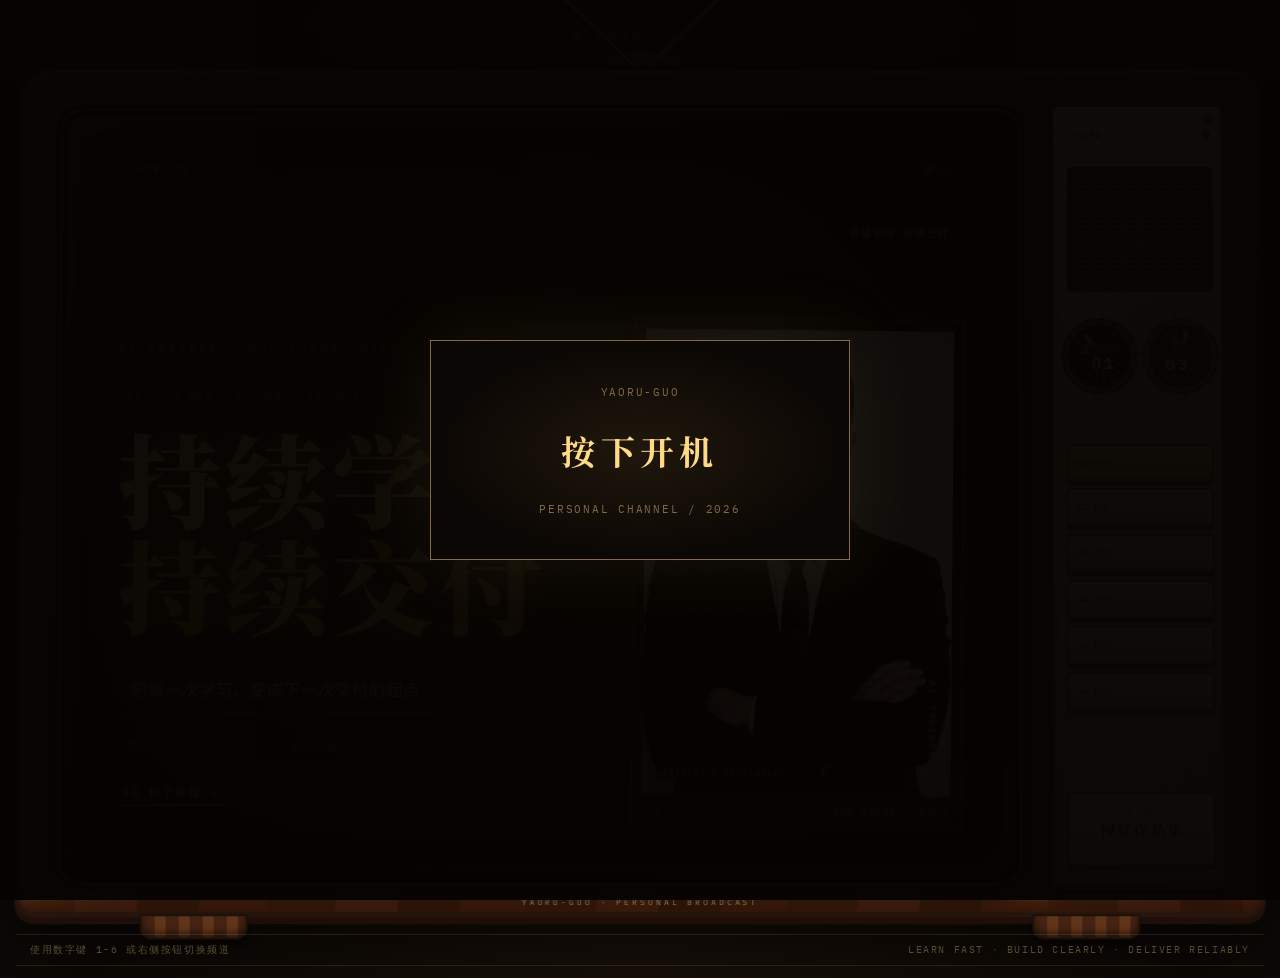
<file: index.html>
<!DOCTYPE html>
<html lang="zh-CN">
  <head>
    <meta charset="UTF-8" />
    <meta name="viewport" content="width=device-width, initial-scale=1.0" />
    <meta
      name="description"
      content="郭耀儒的个人频道。AI 训练师、多模态数据训练、模型评测。"
    />
    <title>YAORU-GUO · 个人频道</title>
    <link rel="preconnect" href="https://fonts.googleapis.com" />
    <link rel="preconnect" href="https://fonts.gstatic.com" crossorigin />
    <link
      href="https://fonts.googleapis.com/css2?family=IBM+Plex+Mono:wght@400;500;600;700&family=Noto+Sans+SC:wght@400;500;600;700;900&family=Noto+Serif+SC:wght@600;700;900&display=swap"
      rel="stylesheet"
    />
    <link rel="stylesheet" href="styles.css" />
    <link rel="stylesheet" href="crt.css" />
  </head>
  <body>
    <div class="room-grain" aria-hidden="true"></div>
    <div class="power-gate" data-power-gate>
      <button class="power-start" type="button" data-power-start>
        <span>YAORU-GUO</span>
        <strong>按下开机</strong>
        <i>PERSONAL CHANNEL / 2026</i>
      </button>
    </div>
    <div class="signal-gate" data-signal-gate aria-hidden="true">
      <div class="signal-snow"></div>
      <span>SIGNAL FOUND</span>
    </div>

    <header class="top-marquee">
      <span>YAORU-GUO 个人频道</span>
      <span><i class="rec-dot"></i> 正在播放 / 持续学习 持续交付</span>
      <span data-clock>00:00:00</span>
    </header>

    <main class="tv-stage">
      <div class="antennas" aria-hidden="true">
        <span></span>
        <span></span>
      </div>

      <section class="tv">
        <div class="screen-wrap">
          <div class="screen" data-screen>
            <div class="screen-noise"></div>
            <div class="screen-line"></div>
            <div class="screen-vignette"></div>

            <div class="screen-inner">
              <div class="hud">
                <span class="station">YAORU TV</span>
                <span class="ch-id" data-channel-label>CH 01 / 首页</span>
                <span class="hud-rec">REC</span>
              </div>

              <section class="channel-page home-page active" data-channel="home">
                <div class="program-title">
                  <span>今日播出</span>
                  <b>持续学习 持续交付</b>
                </div>
                <div class="home-grid">
                  <div class="home-copy">
                    <p class="prelude">AI TRAINER · MULTIMODAL DATA · MODEL EVALUATION</p>
                    <p class="episode">EPISODE 001 / PERSONAL BROADCAST</p>
                    <h1>
                      <span>持续学习</span>
                      <em>持续交付</em>
                    </h1>
                    <p class="home-lead">把每一次学习，变成下一次交付的起点</p>
                    <div class="broadcast-tags">
                      <span>学习能力</span>
                      <span>可靠交付</span>
                      <span>持续构建</span>
                    </div>
                    <button class="tv-link tour-button" type="button" data-start-tour>60 秒了解我 ↘</button>
                  </div>
                  <figure class="broadcast-photo">
                    <div class="broadcast-frame">
                      <img src="portrait.png" alt="郭耀儒正装个人照片" />
                      <div class="portrait-signal" aria-hidden="true">
                        <span><i></i> LIVE</span>
                        <b>AI TRAINER</b>
                        <em>BEIJING / AVAILABLE</em>
                      </div>
                    </div>
                    <figcaption><span>NOW ON AIR</span><b>GUO YAORU / 郭耀儒</b></figcaption>
                  </figure>
                </div>
              </section>

              <section class="channel-page" data-channel="profile">
                <div class="program-title compact">
                  <span>人物档案</span>
                  <b>从工程现场到 AI 训练</b>
                </div>
                <div class="section-head">
                  <p>CH 02 / PROFILE</p>
                  <h2>个人档案</h2>
                </div>
                <div class="profile-layout">
                  <article class="profile-card">
                    <span class="card-id">BASIC FILE</span>
                    <dl>
                      <div><dt>姓名</dt><dd>郭耀儒</dd></div>
                      <div><dt>城市</dt><dd>北京市西城区</dd></div>
                      <div><dt>身份</dt><dd>AI 训练师 / 模型评测</dd></div>
                      <div><dt>状态</dt><dd>已离职 / 周内到岗</dd></div>
                    </dl>
                    <a class="tv-link" href="resume.pdf" download>下载 PDF 简历 ↘</a>
                  </article>
                  <article class="profile-story">
                    <h3>从行业知识出发<br />训练可靠的 AI 数据</h3>
                    <p>
                      三年工作经验，退伍军人，拥有智能楼宇与弱电工程行业经验。参与 CoT 思维链、
                      多模态图像识别及图生视频模型评测项目。
                    </p>
                    <p>
                      熟悉规则制定、口径校准、质检复盘、Badcase 分析与数据验收，
                      能把行业知识、快速学习能力与 AI 数据训练结合起来。
                    </p>
                  </article>
                </div>
              </section>

              <section class="channel-page" data-channel="learning">
                <div class="program-title compact">
                  <span>成长路径</span>
                  <b>学习如何变成结果</b>
                </div>
                <div class="section-head">
                  <p>CH 03 / LEARNING PATH</p>
                  <h2>学习路径</h2>
                </div>
                <div class="timeline">
                  <article class="active" data-tune-step="0">
                    <span>2018 — 2020</span>
                    <h3>军旅经历</h3>
                    <p>建立纪律、责任感与稳定执行力。</p>
                  </article>
                  <article data-tune-step="1">
                    <span>2023 — 2025</span>
                    <h3>工程现场</h3>
                    <p>理解设备系统、故障链路与真实业务。</p>
                  </article>
                  <article data-tune-step="2">
                    <span>2025 — 2026</span>
                    <h3>多模态训练</h3>
                    <p>完成 CoT、图像识别与图生视频评测项目。</p>
                  </article>
                  <article data-tune-step="3">
                    <span>NOW — NEXT</span>
                    <h3>模型评测</h3>
                    <p>持续优化规则、Badcase 分析与数据质量。</p>
                  </article>
                </div>
                <div class="tuning-panel">
                  <div class="tuning-meter"><i data-tuning-needle></i></div>
                  <p data-tuning-copy>信号稳定：纪律、责任感与稳定执行力</p>
                  <button type="button" data-next-tuning>调谐下一段 ↗</button>
                </div>
                <a class="tv-link" href="notes.html">进入视觉作品集 ↗</a>
              </section>

              <section class="channel-page" data-channel="projects">
                <div class="program-title compact">
                  <span>作品磁带</span>
                  <b>正在录制中</b>
                </div>
                <div class="section-head">
                  <p>CH 04 / PROJECTS</p>
                  <h2>作品磁带</h2>
                </div>
                <div class="tape-grid">
                  <button class="tape" type="button" data-project="cot">
                    <span>VHS / 001 · COT</span>
                    <h3>智能楼宇故障诊断</h3>
                    <p>处理约 5 万条 CoT 候选样本，沉淀约 4 万条高质量训练数据。</p>
                    <b>98%+ / ACCEPTED</b>
                  </button>
                  <button class="tape" type="button" data-project="vision">
                    <span>VHS / 002 · VISION</span>
                    <h3>多模态图像识别</h3>
                    <p>协助交付约 12 万张有效训练数据，推进质量复盘与规则迭代。</p>
                    <b>97%+ / ACCEPTED</b>
                  </button>
                  <button class="tape" type="button" data-project="video">
                    <span>VHS / 003 · VIDEO</span>
                    <h3>图生视频模型评测</h3>
                    <p>完成 4 个候选模型、约 5.6 万条视频结果评测与横向对比。</p>
                    <b>95%+ / CONSISTENCY</b>
                  </button>
                </div>
              </section>

              <section class="channel-page" data-channel="resume">
                <div class="program-title compact">
                  <span>简历快照</span>
                  <b>关键经历与成果</b>
                </div>
                <div class="section-head">
                  <p>CH 05 / RESUME</p>
                  <h2>简历快照</h2>
                </div>
                <div class="resume-cards">
                  <article><span>4万+</span><p>高质量 CoT 训练数据</p></article>
                  <article><span>12万</span><p>有效图像训练数据</p></article>
                  <article><span>5.6万</span><p>视频生成结果评测</p></article>
                  <article><span>98%+</span><p>CoT 项目验收准确率</p></article>
                </div>
                <div class="resume-strip">
                  <p>AI 训练师 · 多模态数据训练 · 模型评测 · AI 数据质检 · 智能楼宇行业经验 · 全日制本科</p>
                  <a class="tv-link" href="resume.pdf" download>下载完整简历 ↘</a>
                </div>
              </section>

              <section class="channel-page" data-channel="contact">
                <div class="program-title compact">
                  <span>联系频道</span>
                  <b>保持连接</b>
                </div>
                <div class="section-head">
                  <p>CH 06 / CONTACT</p>
                  <h2>联系我</h2>
                </div>
                <div class="contact-board">
                  <a href="mailto:yaoruai2026@163.com"><span>EMAIL</span> yaoruai2026@163.com</a>
                  <a href="tel:15210663214"><span>PHONE</span> 15210663214</a>
                  <a href="https://github.com/guoyaoru2-star" target="_blank" rel="noreferrer">
                    <span>GITHUB</span> guoyaoru2-star
                  </a>
                  <button type="button" data-open-wechat><span>WECHAT</span> 扫码添加微信</button>
                </div>
              </section>
            </div>
          </div>
        </div>

        <aside class="control-panel">
          <div class="panel-label">
            <span>POWER</span>
            <i></i>
          </div>
          <div class="speaker">
            <i></i><i></i><i></i><i></i><i></i><i></i><i></i><i></i>
          </div>
          <div class="knob-row">
            <div class="dial" data-next-channel data-pos="1" style="--dial-label-rotate: 34deg">
              <span>CH</span>
              <b data-dial-number>01</b>
              <i class="dial-pointer"></i>
            </div>
            <div class="dial volume-dial" data-volume-dial data-pos="2" style="--dial-label-rotate: 10deg">
              <span>VOL</span>
              <b data-volume-level>02</b>
              <i class="dial-pointer"></i>
            </div>
          </div>
          <nav class="channel-nav" aria-label="频道导航">
            <p>CHANNEL SELECT</p>
            <button class="active" type="button" data-target="home">01 首页</button>
            <button type="button" data-target="profile">02 档案</button>
            <button type="button" data-target="learning">03 学习</button>
            <button type="button" data-target="projects">04 作品</button>
            <button type="button" data-target="resume">05 简历</button>
            <button type="button" data-target="contact">06 联系</button>
          </nav>
          <a class="notes-shortcut" href="notes.html"><span>TAPE ART-020</span><b>视觉作品集</b><i>INSERT ↗</i></a>
        </aside>
        <div class="tv-brand">YAORU-GUO · PERSONAL BROADCAST</div>
        <div class="tv-feet" aria-hidden="true"><span></span><span></span></div>
      </section>
    </main>

    <footer class="footer-line">
      <span>使用数字键 1-6 或右侧按钮切换频道</span>
      <span>LEARN FAST · BUILD CLEARLY · DELIVER RELIABLY</span>
    </footer>

    <div class="wechat-modal" data-wechat-modal aria-hidden="true">
      <div class="modal-backdrop" data-close-wechat></div>
      <div class="wechat-dialog" role="dialog" aria-modal="true" aria-labelledby="wechat-title">
        <button class="modal-close" type="button" data-close-wechat aria-label="关闭">×</button>
        <p>WECHAT / CONNECT</p>
        <h2 id="wechat-title">扫码添加微信</h2>
        <img src="wechat-qr.jpg" alt="郭耀儒的微信二维码" />
      </div>
    </div>

    <div class="interview-modal" data-interview-modal aria-hidden="true">
      <div class="modal-backdrop" data-close-interview></div>
      <div class="interview-dialog" role="dialog" aria-modal="true" aria-labelledby="interview-title">
        <button class="modal-close" type="button" data-close-interview aria-label="关闭">×</button>
        <p>HIDDEN CHANNEL / INTERVIEW MODE</p>
        <h2 id="interview-title">如果你只有 60 秒了解我</h2>
        <div class="interview-lines">
          <span>01 / 我能快速进入陌生领域</span>
          <span>02 / 我能把复杂问题拆成方法</span>
          <span>03 / 我参与过文本、图像、视频多模态项目</span>
          <span>04 / 我能推动规则校准、质量复盘与数据验收</span>
        </div>
        <strong>我的优势是把行业知识、快速学习能力与 AI 数据质量管理结合起来。</strong>
      </div>
    </div>

    <div class="tour-card" data-tour-card aria-hidden="true">
      <span data-tour-step>01 / 我是谁</span>
      <strong data-tour-title>AI 训练师 / 多模态训练 / 模型评测</strong>
      <p data-tour-text>从工程现场到多模态数据训练，持续把行业经验变成可靠交付。</p>
      <div class="tour-progress"><i data-tour-progress></i></div>
      <em data-tour-countdown>60 SEC</em>
    </div>

    <section class="project-deck" data-project-deck aria-hidden="true">
      <div class="modal-backdrop" data-close-project></div>
      <article class="project-cassette">
        <button type="button" data-close-project aria-label="关闭项目详情">×</button>
        <div class="cassette-window"><i></i><i></i><span data-project-code>VHS / 001</span></div>
        <div class="project-copy">
          <span data-project-role>AI TRAINER / PROJECT FILE</span>
          <h2 data-project-title>项目名称</h2>
          <p data-project-summary></p>
          <div class="project-facts" data-project-facts></div>
          <strong data-project-result></strong>
        </div>
      </article>
    </section>

    <script src="script.js"></script>
  </body>
</html>
</file>
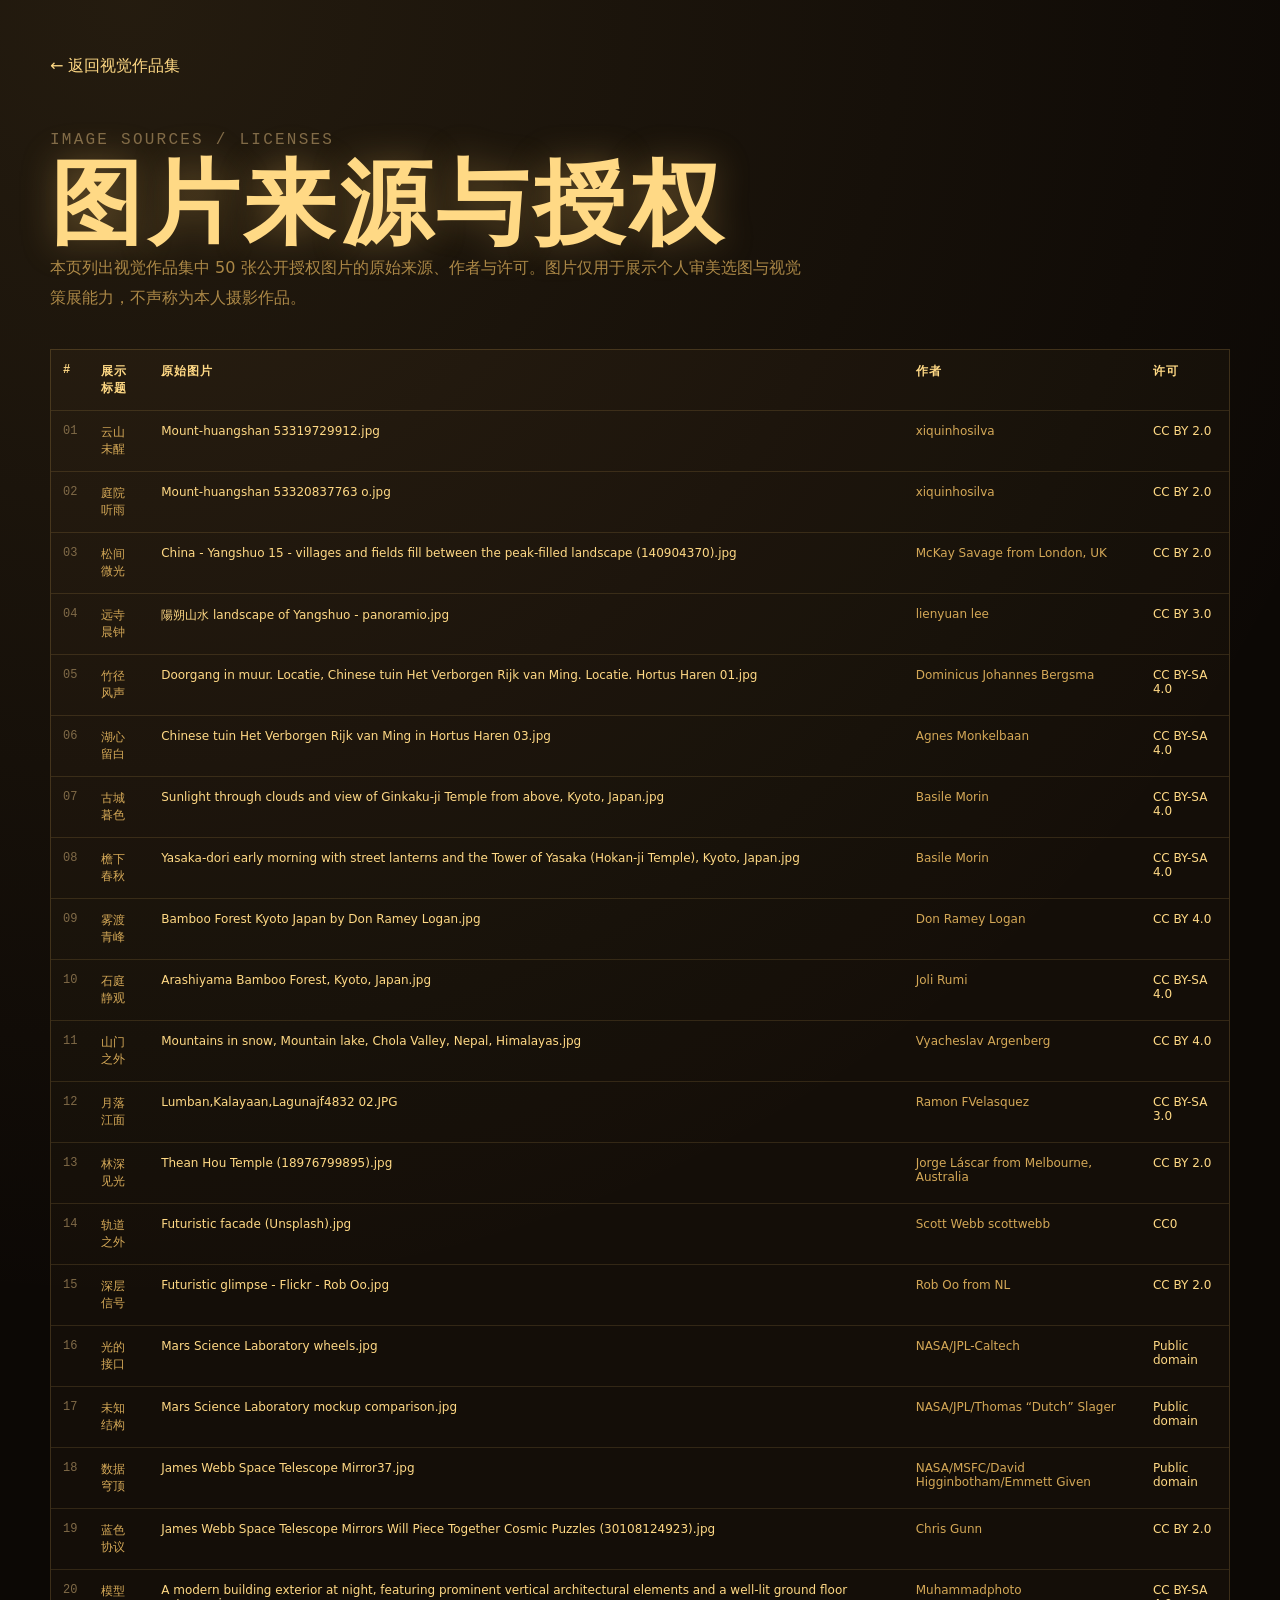
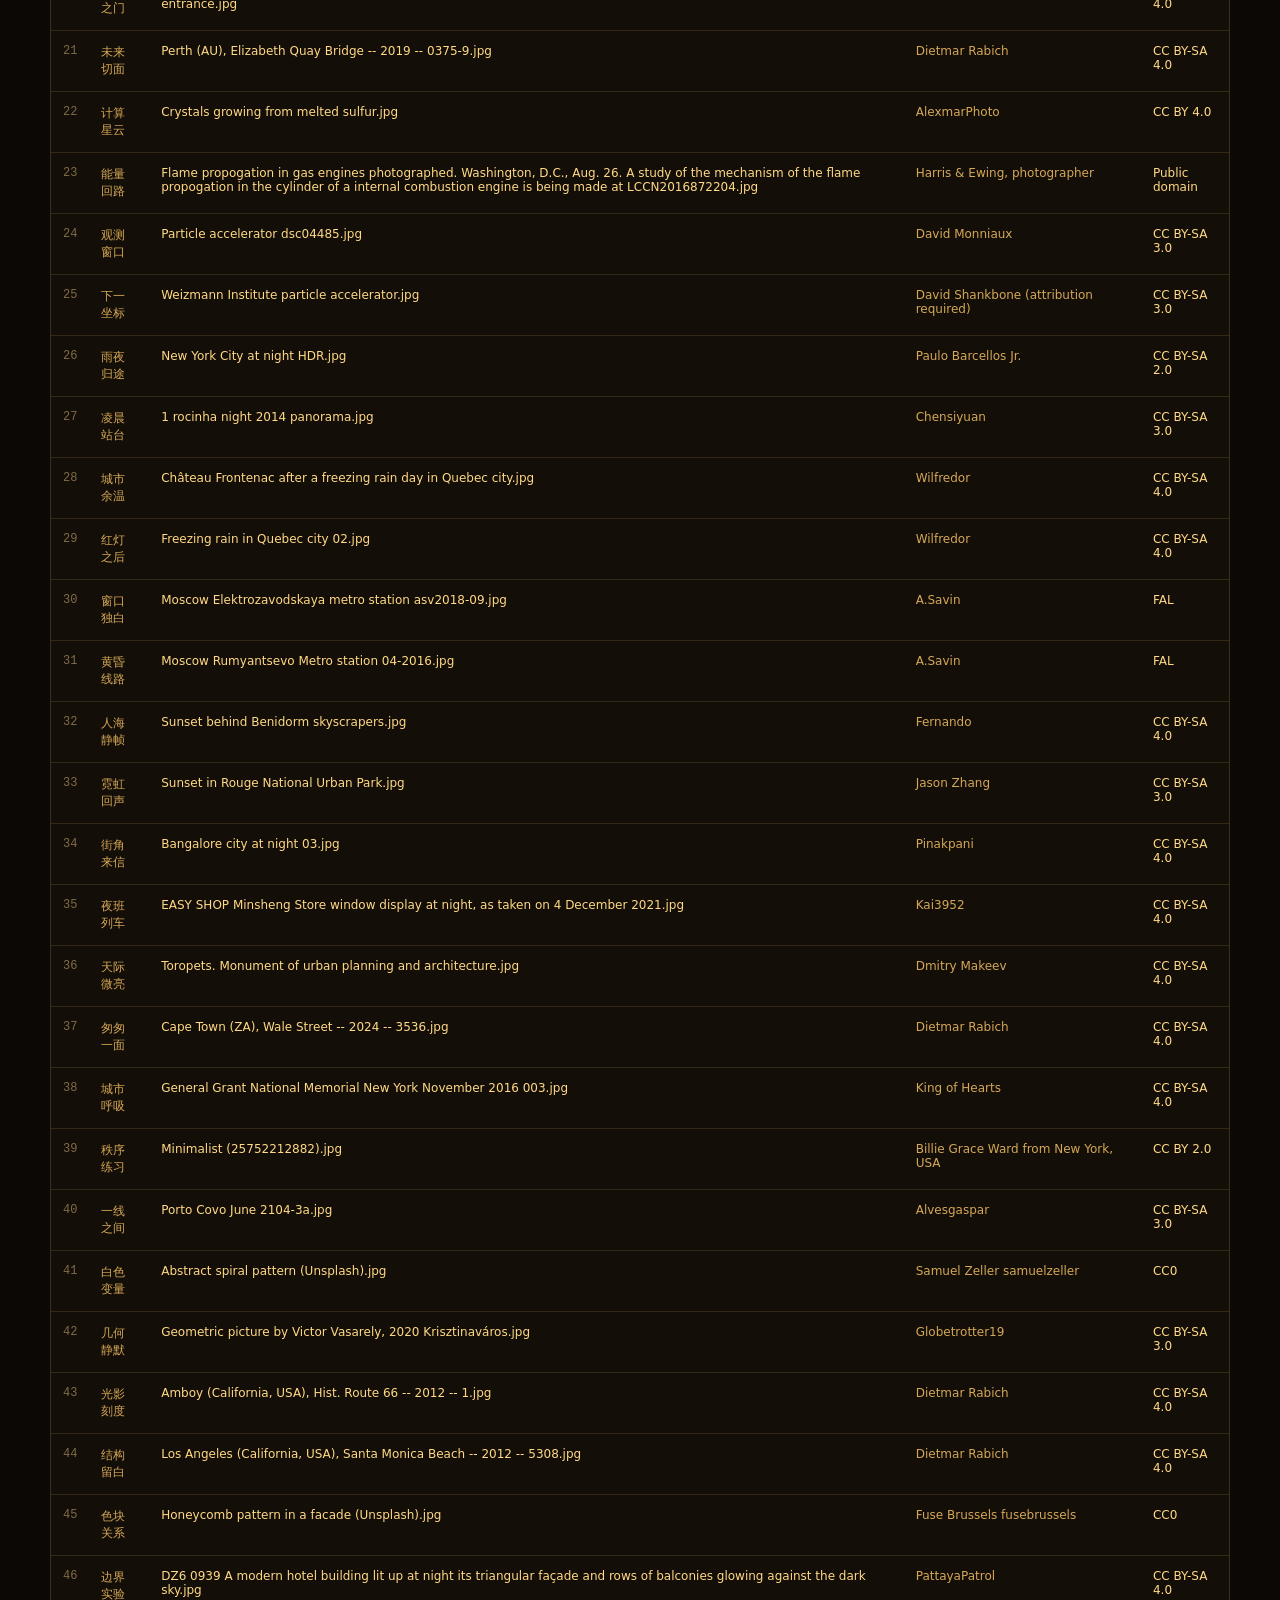
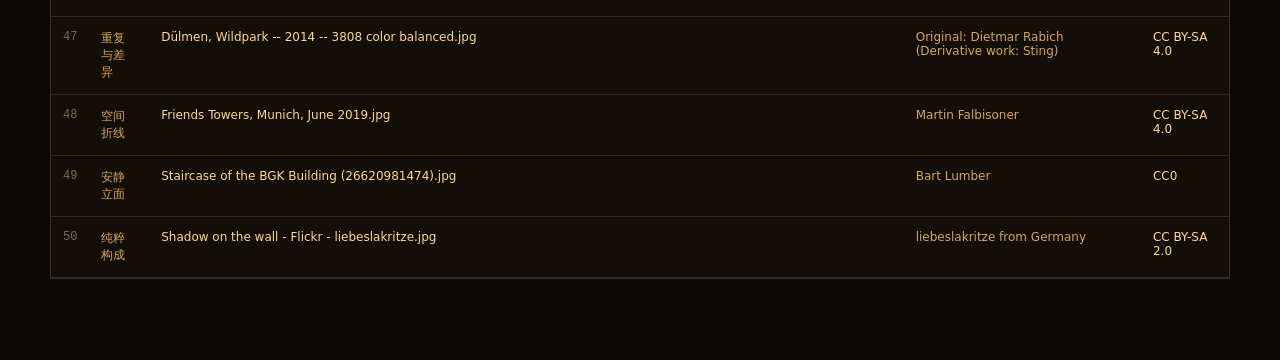
<file: credits.html>
<!DOCTYPE html>
<html lang="zh-CN">
  <head>
    <meta charset="UTF-8" />
    <meta name="viewport" content="width=device-width, initial-scale=1.0" />
    <title>图片来源与授权 · YAORU-GUO</title>
    <link rel="stylesheet" href="styles.css" />
  </head>
  <body class="credits-body">
    <main class="credits-page">
      <a class="credits-back" href="notes.html">← 返回视觉作品集</a>
      <p class="credits-kicker">IMAGE SOURCES / LICENSES</p>
      <h1>图片来源与授权</h1>
      <p>本页列出视觉作品集中 50 张公开授权图片的原始来源、作者与许可。图片仅用于展示个人审美选图与视觉策展能力，不声称为本人摄影作品。</p>
      <div class="credits-table-wrap">
        <table>
          <thead><tr><th>#</th><th>展示标题</th><th>原始图片</th><th>作者</th><th>许可</th></tr></thead>
          <tbody><tr>
              <td>01</td>
              <td>云山未醒</td>
              <td><a href="https://commons.wikimedia.org/wiki/File:Mount-huangshan_53319729912.jpg" target="_blank" rel="noreferrer">Mount-huangshan 53319729912.jpg</a></td>
              <td>xiquinhosilva</td>
              <td><a href="https://creativecommons.org/licenses/by/2.0" target="_blank" rel="noreferrer">CC BY 2.0</a></td>
            </tr><tr>
              <td>02</td>
              <td>庭院听雨</td>
              <td><a href="https://commons.wikimedia.org/wiki/File:Mount-huangshan_53320837763_o.jpg" target="_blank" rel="noreferrer">Mount-huangshan 53320837763 o.jpg</a></td>
              <td>xiquinhosilva</td>
              <td><a href="https://creativecommons.org/licenses/by/2.0" target="_blank" rel="noreferrer">CC BY 2.0</a></td>
            </tr><tr>
              <td>03</td>
              <td>松间微光</td>
              <td><a href="https://commons.wikimedia.org/wiki/File:China_-_Yangshuo_15_-_villages_and_fields_fill_between_the_peak-filled_landscape_(140904370).jpg" target="_blank" rel="noreferrer">China - Yangshuo 15 - villages and fields fill between the peak-filled landscape (140904370).jpg</a></td>
              <td>McKay Savage from London, UK</td>
              <td><a href="https://creativecommons.org/licenses/by/2.0" target="_blank" rel="noreferrer">CC BY 2.0</a></td>
            </tr><tr>
              <td>04</td>
              <td>远寺晨钟</td>
              <td><a href="https://commons.wikimedia.org/wiki/File:%E9%99%BD%E6%9C%94%E5%B1%B1%E6%B0%B4_landscape_of_Yangshuo_-_panoramio.jpg" target="_blank" rel="noreferrer">陽朔山水 landscape of Yangshuo - panoramio.jpg</a></td>
              <td>lienyuan lee</td>
              <td><a href="https://creativecommons.org/licenses/by/3.0" target="_blank" rel="noreferrer">CC BY 3.0</a></td>
            </tr><tr>
              <td>05</td>
              <td>竹径风声</td>
              <td><a href="https://commons.wikimedia.org/wiki/File:Doorgang_in_muur._Locatie,_Chinese_tuin_Het_Verborgen_Rijk_van_Ming._Locatie._Hortus_Haren_01.jpg" target="_blank" rel="noreferrer">Doorgang in muur. Locatie, Chinese tuin Het Verborgen Rijk van Ming. Locatie. Hortus Haren 01.jpg</a></td>
              <td>Dominicus Johannes Bergsma</td>
              <td><a href="https://creativecommons.org/licenses/by-sa/4.0" target="_blank" rel="noreferrer">CC BY-SA 4.0</a></td>
            </tr><tr>
              <td>06</td>
              <td>湖心留白</td>
              <td><a href="https://commons.wikimedia.org/wiki/File:Chinese_tuin_Het_Verborgen_Rijk_van_Ming_in_Hortus_Haren_03.jpg" target="_blank" rel="noreferrer">Chinese tuin Het Verborgen Rijk van Ming in Hortus Haren 03.jpg</a></td>
              <td>Agnes Monkelbaan</td>
              <td><a href="https://creativecommons.org/licenses/by-sa/4.0" target="_blank" rel="noreferrer">CC BY-SA 4.0</a></td>
            </tr><tr>
              <td>07</td>
              <td>古城暮色</td>
              <td><a href="https://commons.wikimedia.org/wiki/File:Sunlight_through_clouds_and_view_of_Ginkaku-ji_Temple_from_above,_Kyoto,_Japan.jpg" target="_blank" rel="noreferrer">Sunlight through clouds and view of Ginkaku-ji Temple from above, Kyoto, Japan.jpg</a></td>
              <td>Basile Morin</td>
              <td><a href="https://creativecommons.org/licenses/by-sa/4.0" target="_blank" rel="noreferrer">CC BY-SA 4.0</a></td>
            </tr><tr>
              <td>08</td>
              <td>檐下春秋</td>
              <td><a href="https://commons.wikimedia.org/wiki/File:Yasaka-dori_early_morning_with_street_lanterns_and_the_Tower_of_Yasaka_(Hokan-ji_Temple),_Kyoto,_Japan.jpg" target="_blank" rel="noreferrer">Yasaka-dori early morning with street lanterns and the Tower of Yasaka (Hokan-ji Temple), Kyoto, Japan.jpg</a></td>
              <td>Basile Morin</td>
              <td><a href="https://creativecommons.org/licenses/by-sa/4.0" target="_blank" rel="noreferrer">CC BY-SA 4.0</a></td>
            </tr><tr>
              <td>09</td>
              <td>雾渡青峰</td>
              <td><a href="https://commons.wikimedia.org/wiki/File:Bamboo_Forest_Kyoto_Japan_by_Don_Ramey_Logan.jpg" target="_blank" rel="noreferrer">Bamboo Forest Kyoto Japan by Don Ramey Logan.jpg</a></td>
              <td>Don Ramey Logan</td>
              <td><a href="https://creativecommons.org/licenses/by/4.0" target="_blank" rel="noreferrer">CC BY 4.0</a></td>
            </tr><tr>
              <td>10</td>
              <td>石庭静观</td>
              <td><a href="https://commons.wikimedia.org/wiki/File:Arashiyama_Bamboo_Forest,_Kyoto,_Japan.jpg" target="_blank" rel="noreferrer">Arashiyama Bamboo Forest, Kyoto, Japan.jpg</a></td>
              <td>Joli Rumi</td>
              <td><a href="https://creativecommons.org/licenses/by-sa/4.0" target="_blank" rel="noreferrer">CC BY-SA 4.0</a></td>
            </tr><tr>
              <td>11</td>
              <td>山门之外</td>
              <td><a href="https://commons.wikimedia.org/wiki/File:Mountains_in_snow,_Mountain_lake,_Chola_Valley,_Nepal,_Himalayas.jpg" target="_blank" rel="noreferrer">Mountains in snow, Mountain lake, Chola Valley, Nepal, Himalayas.jpg</a></td>
              <td>Vyacheslav Argenberg</td>
              <td><a href="https://creativecommons.org/licenses/by/4.0" target="_blank" rel="noreferrer">CC BY 4.0</a></td>
            </tr><tr>
              <td>12</td>
              <td>月落江面</td>
              <td><a href="https://commons.wikimedia.org/wiki/File:Lumban,Kalayaan,Lagunajf4832_02.JPG" target="_blank" rel="noreferrer">Lumban,Kalayaan,Lagunajf4832 02.JPG</a></td>
              <td>Ramon FVelasquez</td>
              <td><a href="https://creativecommons.org/licenses/by-sa/3.0" target="_blank" rel="noreferrer">CC BY-SA 3.0</a></td>
            </tr><tr>
              <td>13</td>
              <td>林深见光</td>
              <td><a href="https://commons.wikimedia.org/wiki/File:Thean_Hou_Temple_(18976799895).jpg" target="_blank" rel="noreferrer">Thean Hou Temple (18976799895).jpg</a></td>
              <td>Jorge Láscar from Melbourne, Australia</td>
              <td><a href="https://creativecommons.org/licenses/by/2.0" target="_blank" rel="noreferrer">CC BY 2.0</a></td>
            </tr><tr>
              <td>14</td>
              <td>轨道之外</td>
              <td><a href="https://commons.wikimedia.org/wiki/File:Futuristic_facade_(Unsplash).jpg" target="_blank" rel="noreferrer">Futuristic facade (Unsplash).jpg</a></td>
              <td>Scott Webb scottwebb</td>
              <td><a href="http://creativecommons.org/publicdomain/zero/1.0/deed.en" target="_blank" rel="noreferrer">CC0</a></td>
            </tr><tr>
              <td>15</td>
              <td>深层信号</td>
              <td><a href="https://commons.wikimedia.org/wiki/File:Futuristic_glimpse_-_Flickr_-_Rob_Oo.jpg" target="_blank" rel="noreferrer">Futuristic glimpse - Flickr - Rob Oo.jpg</a></td>
              <td>Rob Oo from NL</td>
              <td><a href="https://creativecommons.org/licenses/by/2.0" target="_blank" rel="noreferrer">CC BY 2.0</a></td>
            </tr><tr>
              <td>16</td>
              <td>光的接口</td>
              <td><a href="https://commons.wikimedia.org/wiki/File:Mars_Science_Laboratory_wheels.jpg" target="_blank" rel="noreferrer">Mars Science Laboratory wheels.jpg</a></td>
              <td>NASA/JPL-Caltech</td>
              <td><a href="https://commons.wikimedia.org/wiki/File:Mars_Science_Laboratory_wheels.jpg" target="_blank" rel="noreferrer">Public domain</a></td>
            </tr><tr>
              <td>17</td>
              <td>未知结构</td>
              <td><a href="https://commons.wikimedia.org/wiki/File:Mars_Science_Laboratory_mockup_comparison.jpg" target="_blank" rel="noreferrer">Mars Science Laboratory mockup comparison.jpg</a></td>
              <td>NASA/JPL/Thomas “Dutch” Slager</td>
              <td><a href="https://commons.wikimedia.org/wiki/File:Mars_Science_Laboratory_mockup_comparison.jpg" target="_blank" rel="noreferrer">Public domain</a></td>
            </tr><tr>
              <td>18</td>
              <td>数据穹顶</td>
              <td><a href="https://commons.wikimedia.org/wiki/File:James_Webb_Space_Telescope_Mirror37.jpg" target="_blank" rel="noreferrer">James Webb Space Telescope Mirror37.jpg</a></td>
              <td>NASA/MSFC/David Higginbotham/Emmett Given</td>
              <td><a href="https://commons.wikimedia.org/wiki/File:James_Webb_Space_Telescope_Mirror37.jpg" target="_blank" rel="noreferrer">Public domain</a></td>
            </tr><tr>
              <td>19</td>
              <td>蓝色协议</td>
              <td><a href="https://commons.wikimedia.org/wiki/File:James_Webb_Space_Telescope_Mirrors_Will_Piece_Together_Cosmic_Puzzles_(30108124923).jpg" target="_blank" rel="noreferrer">James Webb Space Telescope Mirrors Will Piece Together Cosmic Puzzles (30108124923).jpg</a></td>
              <td>Chris Gunn</td>
              <td><a href="https://creativecommons.org/licenses/by/2.0" target="_blank" rel="noreferrer">CC BY 2.0</a></td>
            </tr><tr>
              <td>20</td>
              <td>模型之门</td>
              <td><a href="https://commons.wikimedia.org/wiki/File:A_modern_building_exterior_at_night,_featuring_prominent_vertical_architectural_elements_and_a_well-lit_ground_floor_entrance.jpg" target="_blank" rel="noreferrer">A modern building exterior at night, featuring prominent vertical architectural elements and a well-lit ground floor entrance.jpg</a></td>
              <td>Muhammadphoto</td>
              <td><a href="https://creativecommons.org/licenses/by-sa/4.0" target="_blank" rel="noreferrer">CC BY-SA 4.0</a></td>
            </tr><tr>
              <td>21</td>
              <td>未来切面</td>
              <td><a href="https://commons.wikimedia.org/wiki/File:Perth_(AU),_Elizabeth_Quay_Bridge_--_2019_--_0375-9.jpg" target="_blank" rel="noreferrer">Perth (AU), Elizabeth Quay Bridge -- 2019 -- 0375-9.jpg</a></td>
              <td>Dietmar Rabich</td>
              <td><a href="https://creativecommons.org/licenses/by-sa/4.0" target="_blank" rel="noreferrer">CC BY-SA 4.0</a></td>
            </tr><tr>
              <td>22</td>
              <td>计算星云</td>
              <td><a href="https://commons.wikimedia.org/wiki/File:Crystals_growing_from_melted_sulfur.jpg" target="_blank" rel="noreferrer">Crystals growing from melted sulfur.jpg</a></td>
              <td>AlexmarPhoto</td>
              <td><a href="https://creativecommons.org/licenses/by/4.0" target="_blank" rel="noreferrer">CC BY 4.0</a></td>
            </tr><tr>
              <td>23</td>
              <td>能量回路</td>
              <td><a href="https://commons.wikimedia.org/wiki/File:Flame_propogation_in_gas_engines_photographed._Washington,_D.C.,_Aug._26._A_study_of_the_mechanism_of_the_flame_propogation_in_the_cylinder_of_a_internal_combustion_engine_is_being_made_at_LCCN2016872204.jpg" target="_blank" rel="noreferrer">Flame propogation in gas engines photographed. Washington, D.C., Aug. 26. A study of the mechanism of the flame propogation in the cylinder of a internal combustion engine is being made at LCCN2016872204.jpg</a></td>
              <td>Harris &amp; Ewing, photographer</td>
              <td><a href="https://commons.wikimedia.org/wiki/File:Flame_propogation_in_gas_engines_photographed._Washington,_D.C.,_Aug._26._A_study_of_the_mechanism_of_the_flame_propogation_in_the_cylinder_of_a_internal_combustion_engine_is_being_made_at_LCCN2016872204.jpg" target="_blank" rel="noreferrer">Public domain</a></td>
            </tr><tr>
              <td>24</td>
              <td>观测窗口</td>
              <td><a href="https://commons.wikimedia.org/wiki/File:Particle_accelerator_dsc04485.jpg" target="_blank" rel="noreferrer">Particle accelerator dsc04485.jpg</a></td>
              <td>David Monniaux</td>
              <td><a href="http://creativecommons.org/licenses/by-sa/3.0/" target="_blank" rel="noreferrer">CC BY-SA 3.0</a></td>
            </tr><tr>
              <td>25</td>
              <td>下一坐标</td>
              <td><a href="https://commons.wikimedia.org/wiki/File:Weizmann_Institute_particle_accelerator.jpg" target="_blank" rel="noreferrer">Weizmann Institute particle accelerator.jpg</a></td>
              <td>David Shankbone (attribution required)</td>
              <td><a href="http://creativecommons.org/licenses/by-sa/3.0/" target="_blank" rel="noreferrer">CC BY-SA 3.0</a></td>
            </tr><tr>
              <td>26</td>
              <td>雨夜归途</td>
              <td><a href="https://commons.wikimedia.org/wiki/File:New_York_City_at_night_HDR.jpg" target="_blank" rel="noreferrer">New York City at night HDR.jpg</a></td>
              <td>Paulo Barcellos Jr.</td>
              <td><a href="https://creativecommons.org/licenses/by-sa/2.0" target="_blank" rel="noreferrer">CC BY-SA 2.0</a></td>
            </tr><tr>
              <td>27</td>
              <td>凌晨站台</td>
              <td><a href="https://commons.wikimedia.org/wiki/File:1_rocinha_night_2014_panorama.jpg" target="_blank" rel="noreferrer">1 rocinha night 2014 panorama.jpg</a></td>
              <td>Chensiyuan</td>
              <td><a href="https://creativecommons.org/licenses/by-sa/3.0" target="_blank" rel="noreferrer">CC BY-SA 3.0</a></td>
            </tr><tr>
              <td>28</td>
              <td>城市余温</td>
              <td><a href="https://commons.wikimedia.org/wiki/File:Ch%C3%A2teau_Frontenac_after_a_freezing_rain_day_in_Quebec_city.jpg" target="_blank" rel="noreferrer">Château Frontenac after a freezing rain day in Quebec city.jpg</a></td>
              <td>Wilfredor</td>
              <td><a href="https://creativecommons.org/licenses/by-sa/4.0" target="_blank" rel="noreferrer">CC BY-SA 4.0</a></td>
            </tr><tr>
              <td>29</td>
              <td>红灯之后</td>
              <td><a href="https://commons.wikimedia.org/wiki/File:Freezing_rain_in_Quebec_city_02.jpg" target="_blank" rel="noreferrer">Freezing rain in Quebec city 02.jpg</a></td>
              <td>Wilfredor</td>
              <td><a href="https://creativecommons.org/licenses/by-sa/4.0" target="_blank" rel="noreferrer">CC BY-SA 4.0</a></td>
            </tr><tr>
              <td>30</td>
              <td>窗口独白</td>
              <td><a href="https://commons.wikimedia.org/wiki/File:Moscow_Elektrozavodskaya_metro_station_asv2018-09.jpg" target="_blank" rel="noreferrer">Moscow Elektrozavodskaya metro station asv2018-09.jpg</a></td>
              <td>A.Savin</td>
              <td><a href="http://artlibre.org/licence/lal/en" target="_blank" rel="noreferrer">FAL</a></td>
            </tr><tr>
              <td>31</td>
              <td>黄昏线路</td>
              <td><a href="https://commons.wikimedia.org/wiki/File:Moscow_Rumyantsevo_Metro_station_04-2016.jpg" target="_blank" rel="noreferrer">Moscow Rumyantsevo Metro station 04-2016.jpg</a></td>
              <td>A.Savin</td>
              <td><a href="http://artlibre.org/licence/lal/en" target="_blank" rel="noreferrer">FAL</a></td>
            </tr><tr>
              <td>32</td>
              <td>人海静帧</td>
              <td><a href="https://commons.wikimedia.org/wiki/File:Sunset_behind_Benidorm_skyscrapers.jpg" target="_blank" rel="noreferrer">Sunset behind Benidorm skyscrapers.jpg</a></td>
              <td>Fernando</td>
              <td><a href="https://creativecommons.org/licenses/by-sa/4.0" target="_blank" rel="noreferrer">CC BY-SA 4.0</a></td>
            </tr><tr>
              <td>33</td>
              <td>霓虹回声</td>
              <td><a href="https://commons.wikimedia.org/wiki/File:Sunset_in_Rouge_National_Urban_Park.jpg" target="_blank" rel="noreferrer">Sunset in Rouge National Urban Park.jpg</a></td>
              <td>Jason Zhang</td>
              <td><a href="https://creativecommons.org/licenses/by-sa/3.0" target="_blank" rel="noreferrer">CC BY-SA 3.0</a></td>
            </tr><tr>
              <td>34</td>
              <td>街角来信</td>
              <td><a href="https://commons.wikimedia.org/wiki/File:Bangalore_city_at_night_03.jpg" target="_blank" rel="noreferrer">Bangalore city at night 03.jpg</a></td>
              <td>Pinakpani</td>
              <td><a href="https://creativecommons.org/licenses/by-sa/4.0" target="_blank" rel="noreferrer">CC BY-SA 4.0</a></td>
            </tr><tr>
              <td>35</td>
              <td>夜班列车</td>
              <td><a href="https://commons.wikimedia.org/wiki/File:EASY_SHOP_Minsheng_Store_window_display_at_night,_as_taken_on_4_December_2021.jpg" target="_blank" rel="noreferrer">EASY SHOP Minsheng Store window display at night, as taken on 4 December 2021.jpg</a></td>
              <td>Kai3952</td>
              <td><a href="https://creativecommons.org/licenses/by-sa/4.0" target="_blank" rel="noreferrer">CC BY-SA 4.0</a></td>
            </tr><tr>
              <td>36</td>
              <td>天际微亮</td>
              <td><a href="https://commons.wikimedia.org/wiki/File:Toropets._Monument_of_urban_planning_and_architecture.jpg" target="_blank" rel="noreferrer">Toropets. Monument of urban planning and architecture.jpg</a></td>
              <td>Dmitry Makeev</td>
              <td><a href="https://creativecommons.org/licenses/by-sa/4.0" target="_blank" rel="noreferrer">CC BY-SA 4.0</a></td>
            </tr><tr>
              <td>37</td>
              <td>匆匆一面</td>
              <td><a href="https://commons.wikimedia.org/wiki/File:Cape_Town_(ZA),_Wale_Street_--_2024_--_3536.jpg" target="_blank" rel="noreferrer">Cape Town (ZA), Wale Street -- 2024 -- 3536.jpg</a></td>
              <td>Dietmar Rabich</td>
              <td><a href="https://creativecommons.org/licenses/by-sa/4.0" target="_blank" rel="noreferrer">CC BY-SA 4.0</a></td>
            </tr><tr>
              <td>38</td>
              <td>城市呼吸</td>
              <td><a href="https://commons.wikimedia.org/wiki/File:General_Grant_National_Memorial_New_York_November_2016_003.jpg" target="_blank" rel="noreferrer">General Grant National Memorial New York November 2016 003.jpg</a></td>
              <td>King of Hearts</td>
              <td><a href="https://creativecommons.org/licenses/by-sa/4.0" target="_blank" rel="noreferrer">CC BY-SA 4.0</a></td>
            </tr><tr>
              <td>39</td>
              <td>秩序练习</td>
              <td><a href="https://commons.wikimedia.org/wiki/File:Minimalist_(25752212882).jpg" target="_blank" rel="noreferrer">Minimalist (25752212882).jpg</a></td>
              <td>Billie Grace Ward from New York, USA</td>
              <td><a href="https://creativecommons.org/licenses/by/2.0" target="_blank" rel="noreferrer">CC BY 2.0</a></td>
            </tr><tr>
              <td>40</td>
              <td>一线之间</td>
              <td><a href="https://commons.wikimedia.org/wiki/File:Porto_Covo_June_2104-3a.jpg" target="_blank" rel="noreferrer">Porto Covo June 2104-3a.jpg</a></td>
              <td>Alvesgaspar</td>
              <td><a href="https://creativecommons.org/licenses/by-sa/3.0" target="_blank" rel="noreferrer">CC BY-SA 3.0</a></td>
            </tr><tr>
              <td>41</td>
              <td>白色变量</td>
              <td><a href="https://commons.wikimedia.org/wiki/File:Abstract_spiral_pattern_(Unsplash).jpg" target="_blank" rel="noreferrer">Abstract spiral pattern (Unsplash).jpg</a></td>
              <td>Samuel Zeller samuelzeller</td>
              <td><a href="http://creativecommons.org/publicdomain/zero/1.0/deed.en" target="_blank" rel="noreferrer">CC0</a></td>
            </tr><tr>
              <td>42</td>
              <td>几何静默</td>
              <td><a href="https://commons.wikimedia.org/wiki/File:Geometric_picture_by_Victor_Vasarely,_2020_Krisztinav%C3%A1ros.jpg" target="_blank" rel="noreferrer">Geometric picture by Victor Vasarely, 2020 Krisztinaváros.jpg</a></td>
              <td>Globetrotter19</td>
              <td><a href="https://creativecommons.org/licenses/by-sa/3.0" target="_blank" rel="noreferrer">CC BY-SA 3.0</a></td>
            </tr><tr>
              <td>43</td>
              <td>光影刻度</td>
              <td><a href="https://commons.wikimedia.org/wiki/File:Amboy_(California,_USA),_Hist._Route_66_--_2012_--_1.jpg" target="_blank" rel="noreferrer">Amboy (California, USA), Hist. Route 66 -- 2012 -- 1.jpg</a></td>
              <td>Dietmar Rabich</td>
              <td><a href="https://creativecommons.org/licenses/by-sa/4.0" target="_blank" rel="noreferrer">CC BY-SA 4.0</a></td>
            </tr><tr>
              <td>44</td>
              <td>结构留白</td>
              <td><a href="https://commons.wikimedia.org/wiki/File:Los_Angeles_(California,_USA),_Santa_Monica_Beach_--_2012_--_5308.jpg" target="_blank" rel="noreferrer">Los Angeles (California, USA), Santa Monica Beach -- 2012 -- 5308.jpg</a></td>
              <td>Dietmar Rabich</td>
              <td><a href="https://creativecommons.org/licenses/by-sa/4.0" target="_blank" rel="noreferrer">CC BY-SA 4.0</a></td>
            </tr><tr>
              <td>45</td>
              <td>色块关系</td>
              <td><a href="https://commons.wikimedia.org/wiki/File:Honeycomb_pattern_in_a_facade_(Unsplash).jpg" target="_blank" rel="noreferrer">Honeycomb pattern in a facade (Unsplash).jpg</a></td>
              <td>Fuse Brussels fusebrussels</td>
              <td><a href="http://creativecommons.org/publicdomain/zero/1.0/deed.en" target="_blank" rel="noreferrer">CC0</a></td>
            </tr><tr>
              <td>46</td>
              <td>边界实验</td>
              <td><a href="https://commons.wikimedia.org/wiki/File:DZ6_0939_A_modern_hotel_building_lit_up_at_night_its_triangular_fa%C3%A7ade_and_rows_of_balconies_glowing_against_the_dark_sky.jpg" target="_blank" rel="noreferrer">DZ6 0939 A modern hotel building lit up at night its triangular façade and rows of balconies glowing against the dark sky.jpg</a></td>
              <td>PattayaPatrol</td>
              <td><a href="https://creativecommons.org/licenses/by-sa/4.0" target="_blank" rel="noreferrer">CC BY-SA 4.0</a></td>
            </tr><tr>
              <td>47</td>
              <td>重复与差异</td>
              <td><a href="https://commons.wikimedia.org/wiki/File:D%C3%BClmen,_Wildpark_--_2014_--_3808_color_balanced.jpg" target="_blank" rel="noreferrer">Dülmen, Wildpark -- 2014 -- 3808 color balanced.jpg</a></td>
              <td>Original:  Dietmar Rabich (Derivative work:  Sting)</td>
              <td><a href="https://creativecommons.org/licenses/by-sa/4.0" target="_blank" rel="noreferrer">CC BY-SA 4.0</a></td>
            </tr><tr>
              <td>48</td>
              <td>空间折线</td>
              <td><a href="https://commons.wikimedia.org/wiki/File:Friends_Towers,_Munich,_June_2019.jpg" target="_blank" rel="noreferrer">Friends Towers, Munich, June 2019.jpg</a></td>
              <td>Martin Falbisoner</td>
              <td><a href="https://creativecommons.org/licenses/by-sa/4.0" target="_blank" rel="noreferrer">CC BY-SA 4.0</a></td>
            </tr><tr>
              <td>49</td>
              <td>安静立面</td>
              <td><a href="https://commons.wikimedia.org/wiki/File:Staircase_of_the_BGK_Building_(26620981474).jpg" target="_blank" rel="noreferrer">Staircase of the BGK Building (26620981474).jpg</a></td>
              <td>Bart Lumber</td>
              <td><a href="http://creativecommons.org/publicdomain/zero/1.0/deed.en" target="_blank" rel="noreferrer">CC0</a></td>
            </tr><tr>
              <td>50</td>
              <td>纯粹构成</td>
              <td><a href="https://commons.wikimedia.org/wiki/File:Shadow_on_the_wall_-_Flickr_-_liebeslakritze.jpg" target="_blank" rel="noreferrer">Shadow on the wall - Flickr - liebeslakritze.jpg</a></td>
              <td>liebeslakritze from Germany</td>
              <td><a href="https://creativecommons.org/licenses/by-sa/2.0" target="_blank" rel="noreferrer">CC BY-SA 2.0</a></td>
            </tr></tbody>
        </table>
      </div>
    </main>
  </body>
</html>
</file>
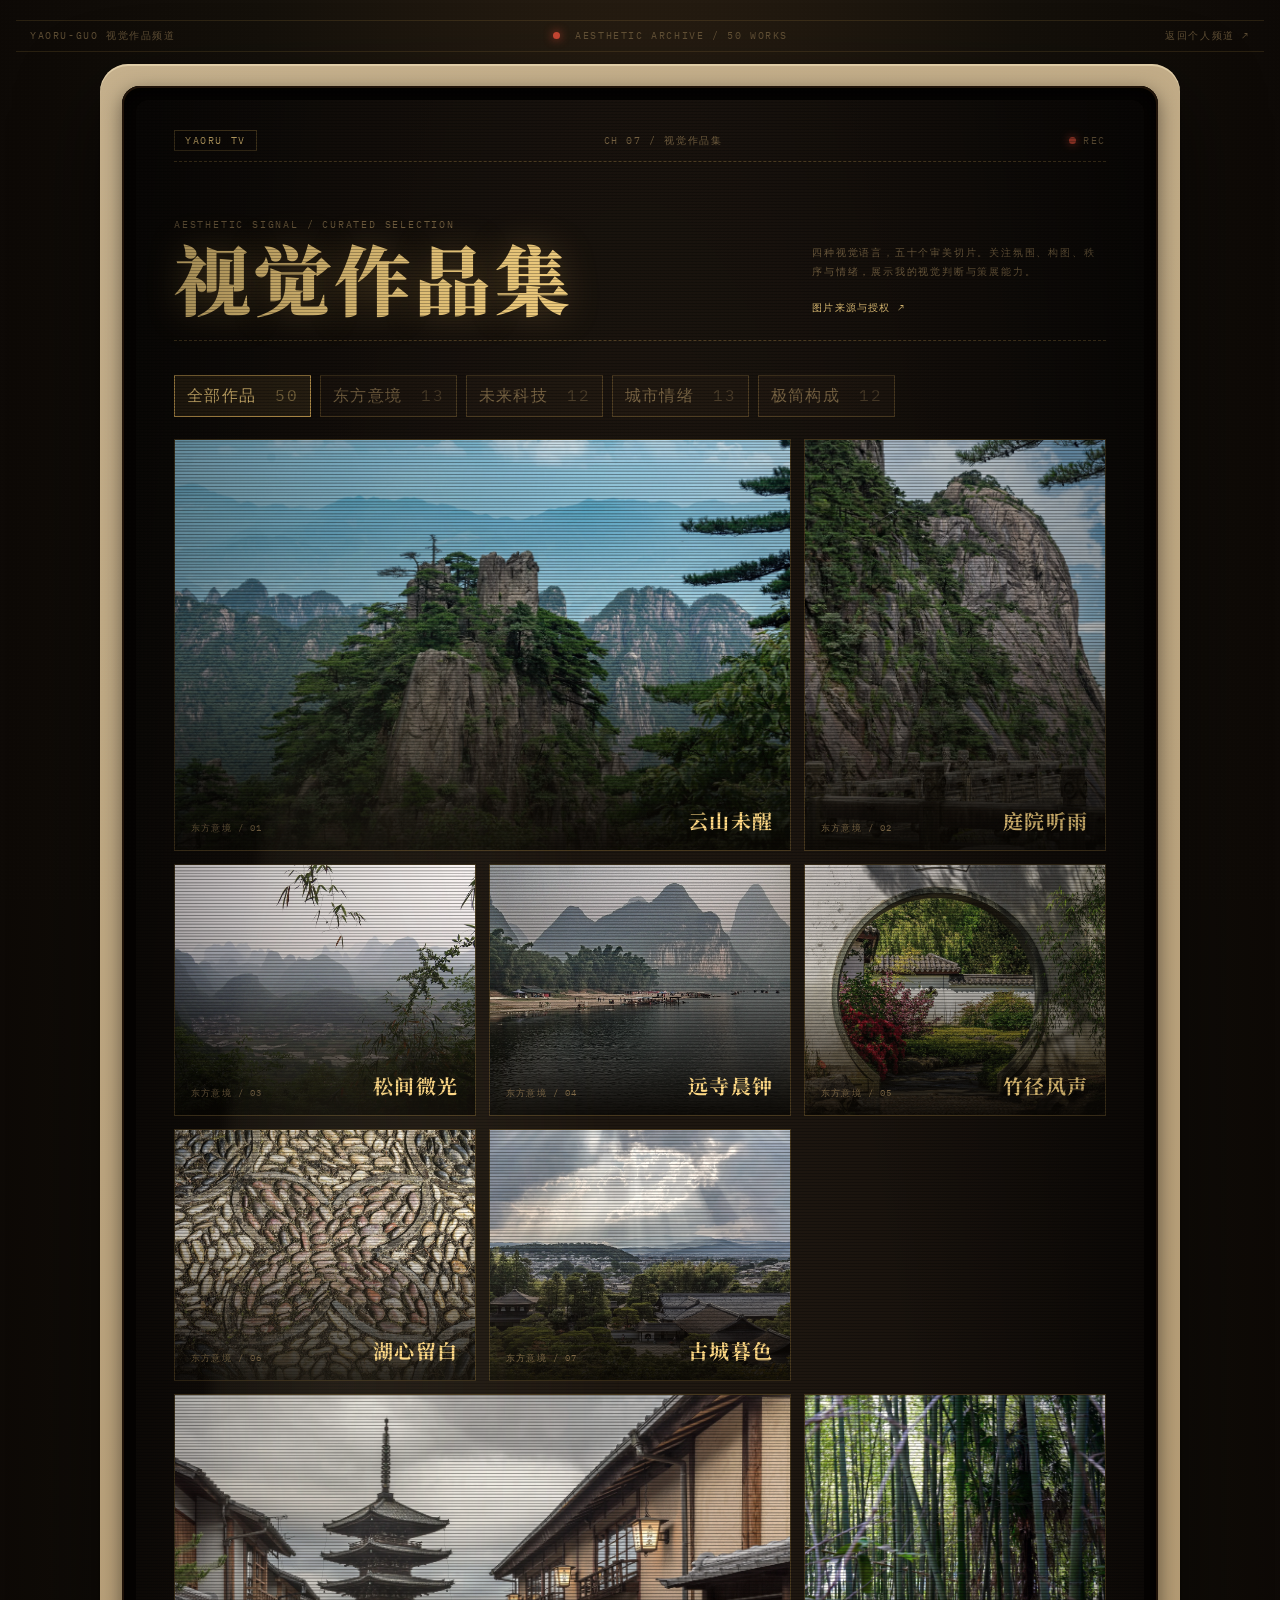
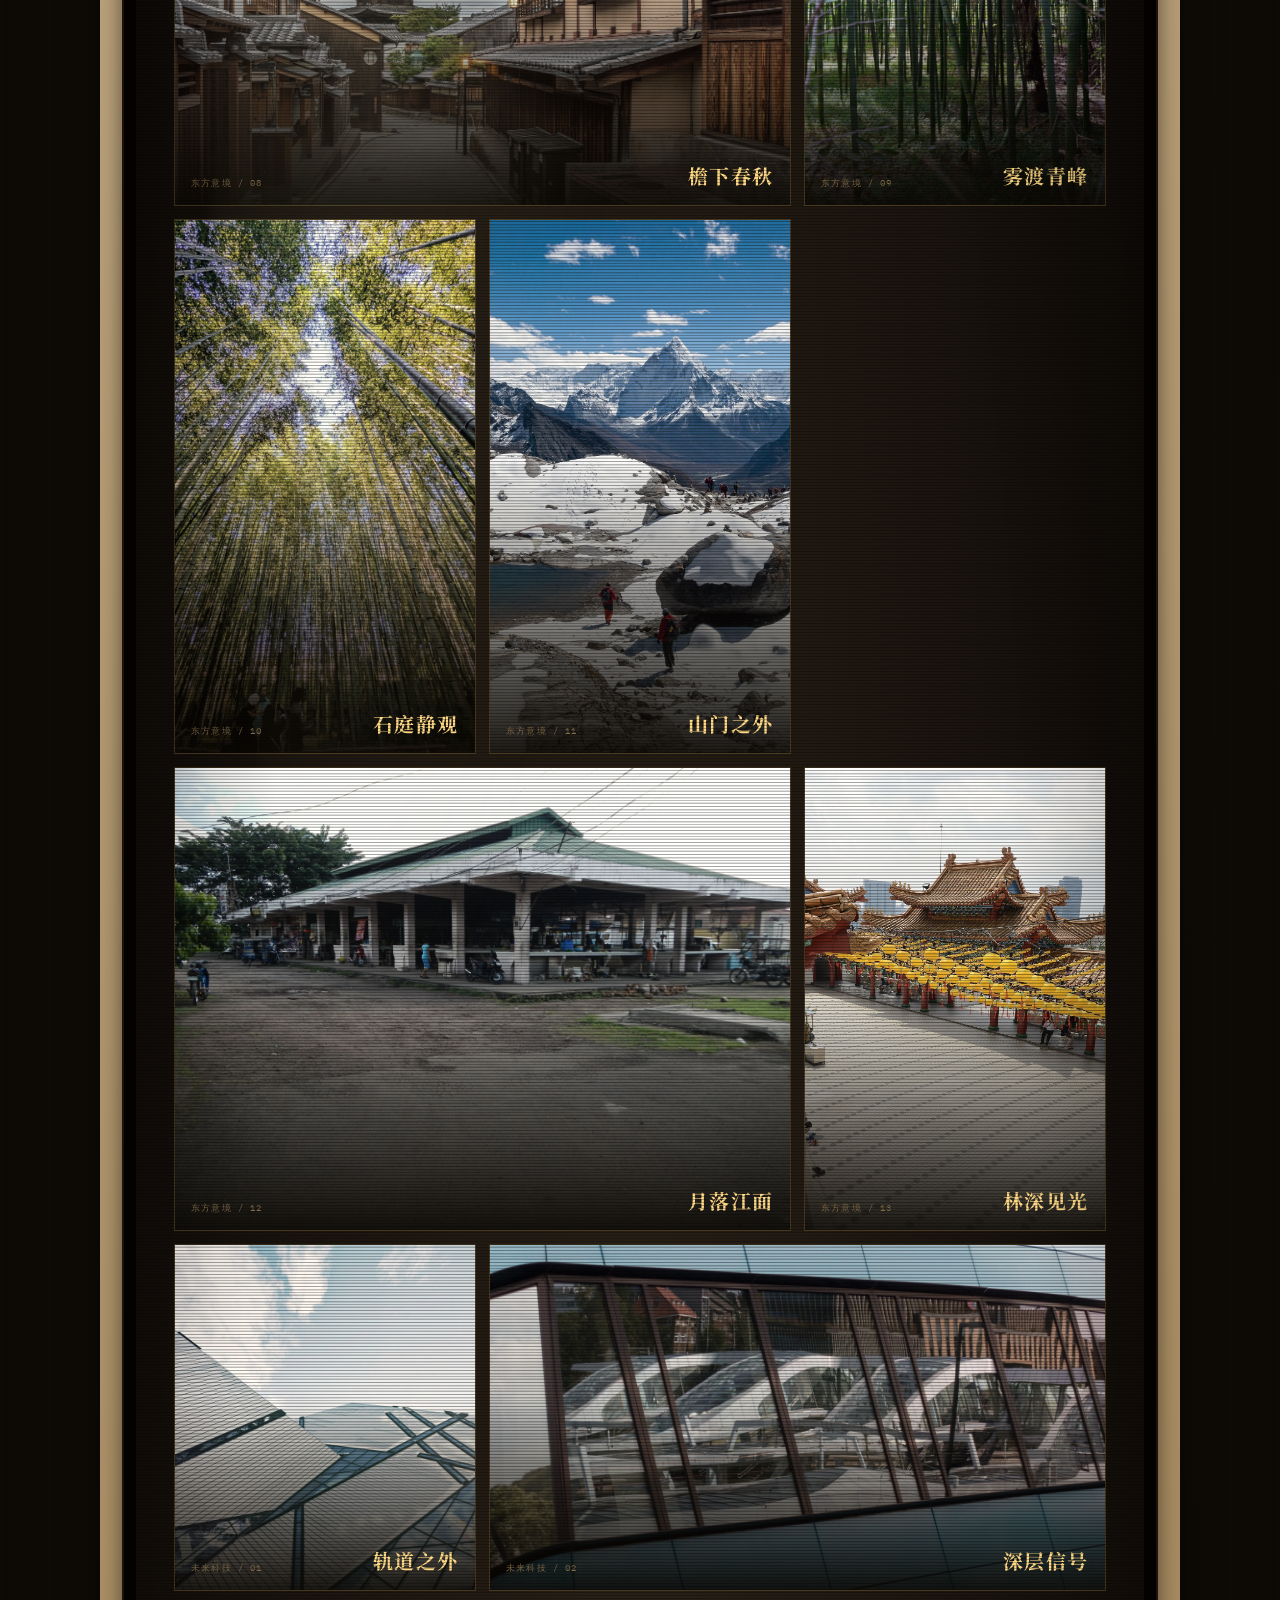
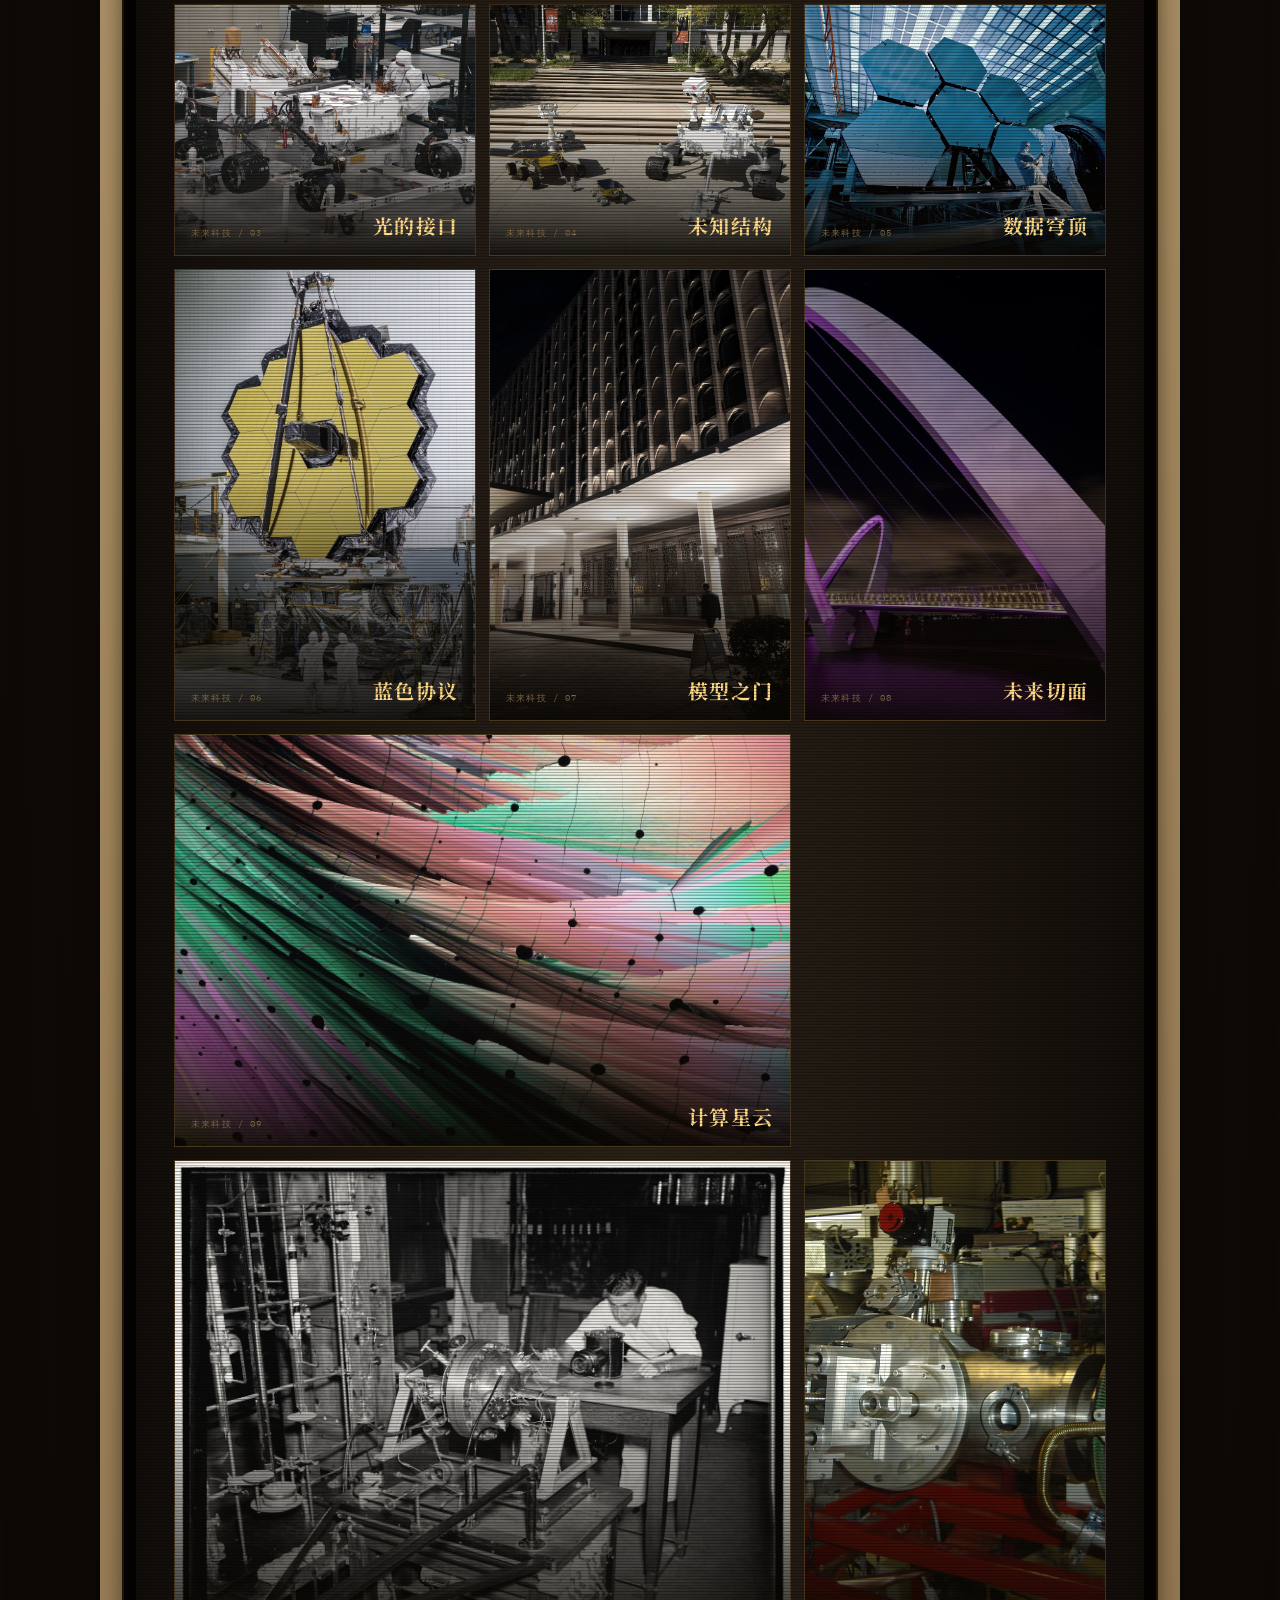
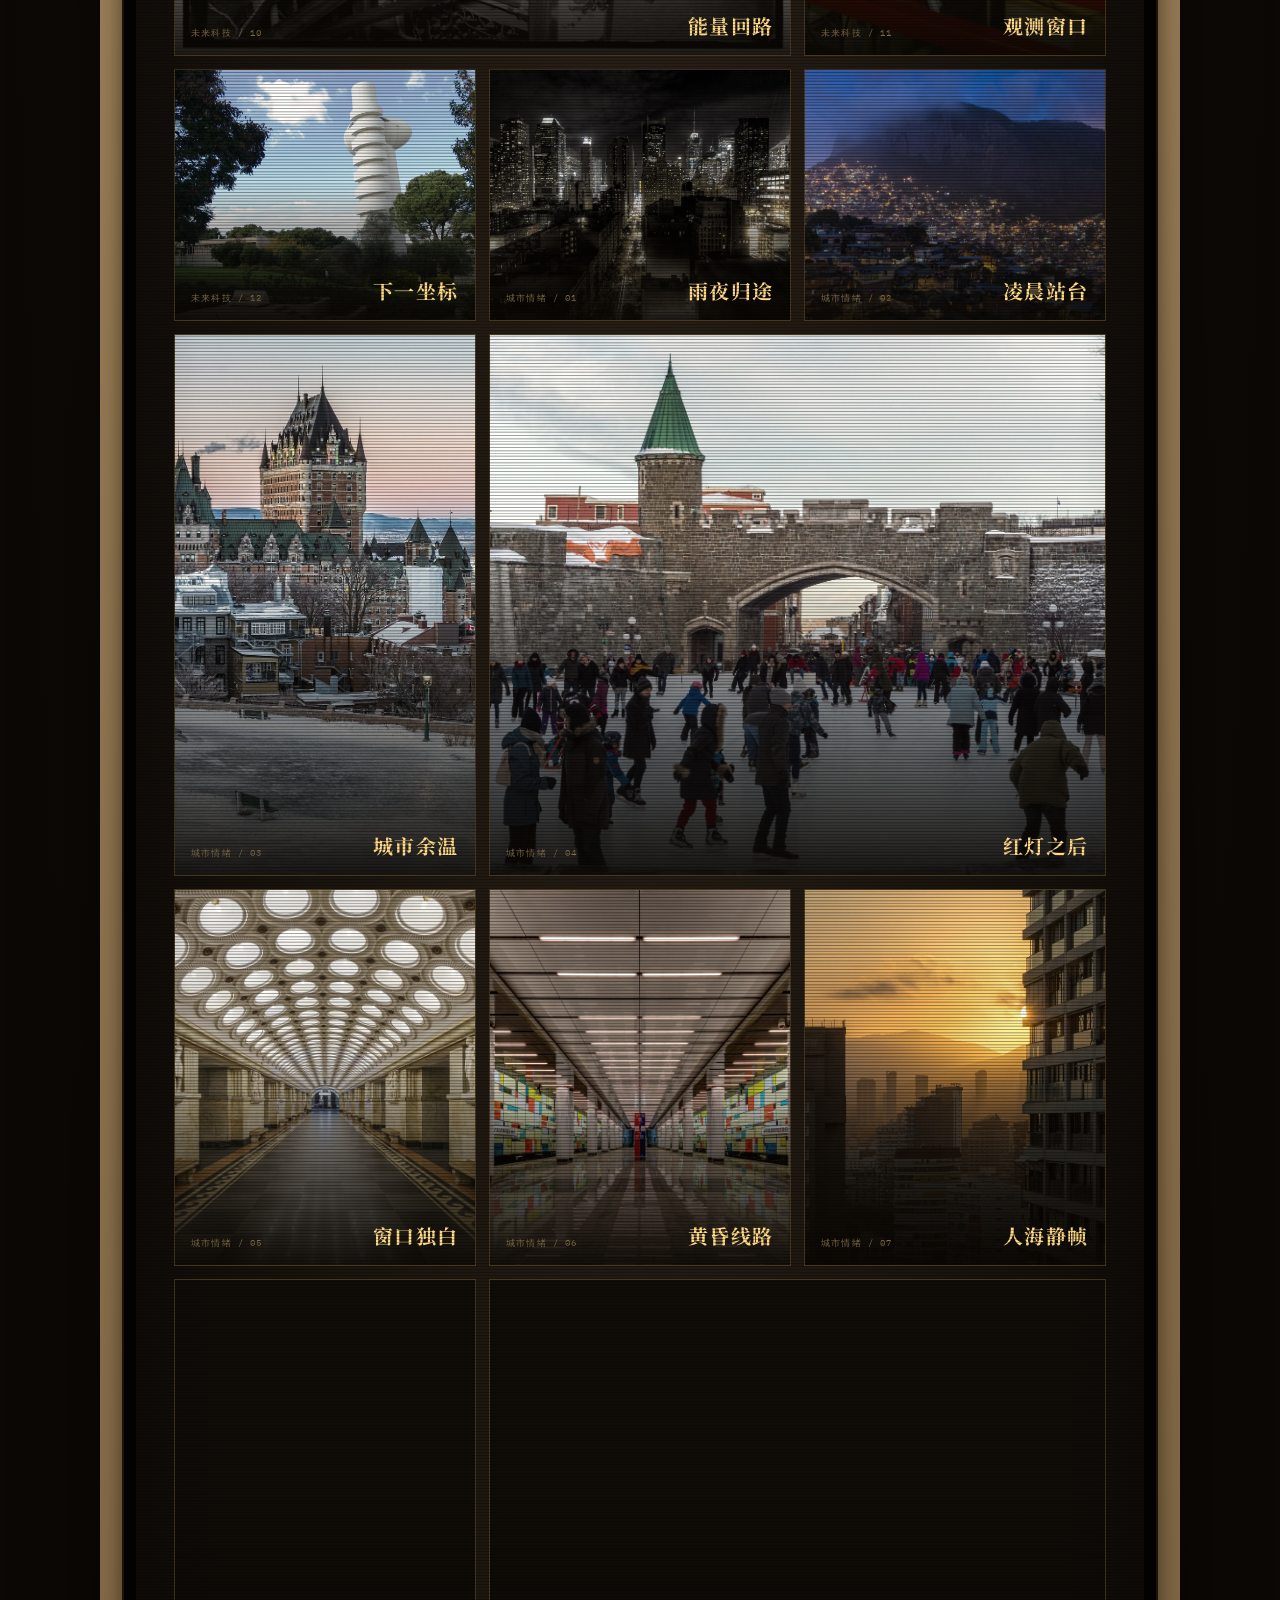
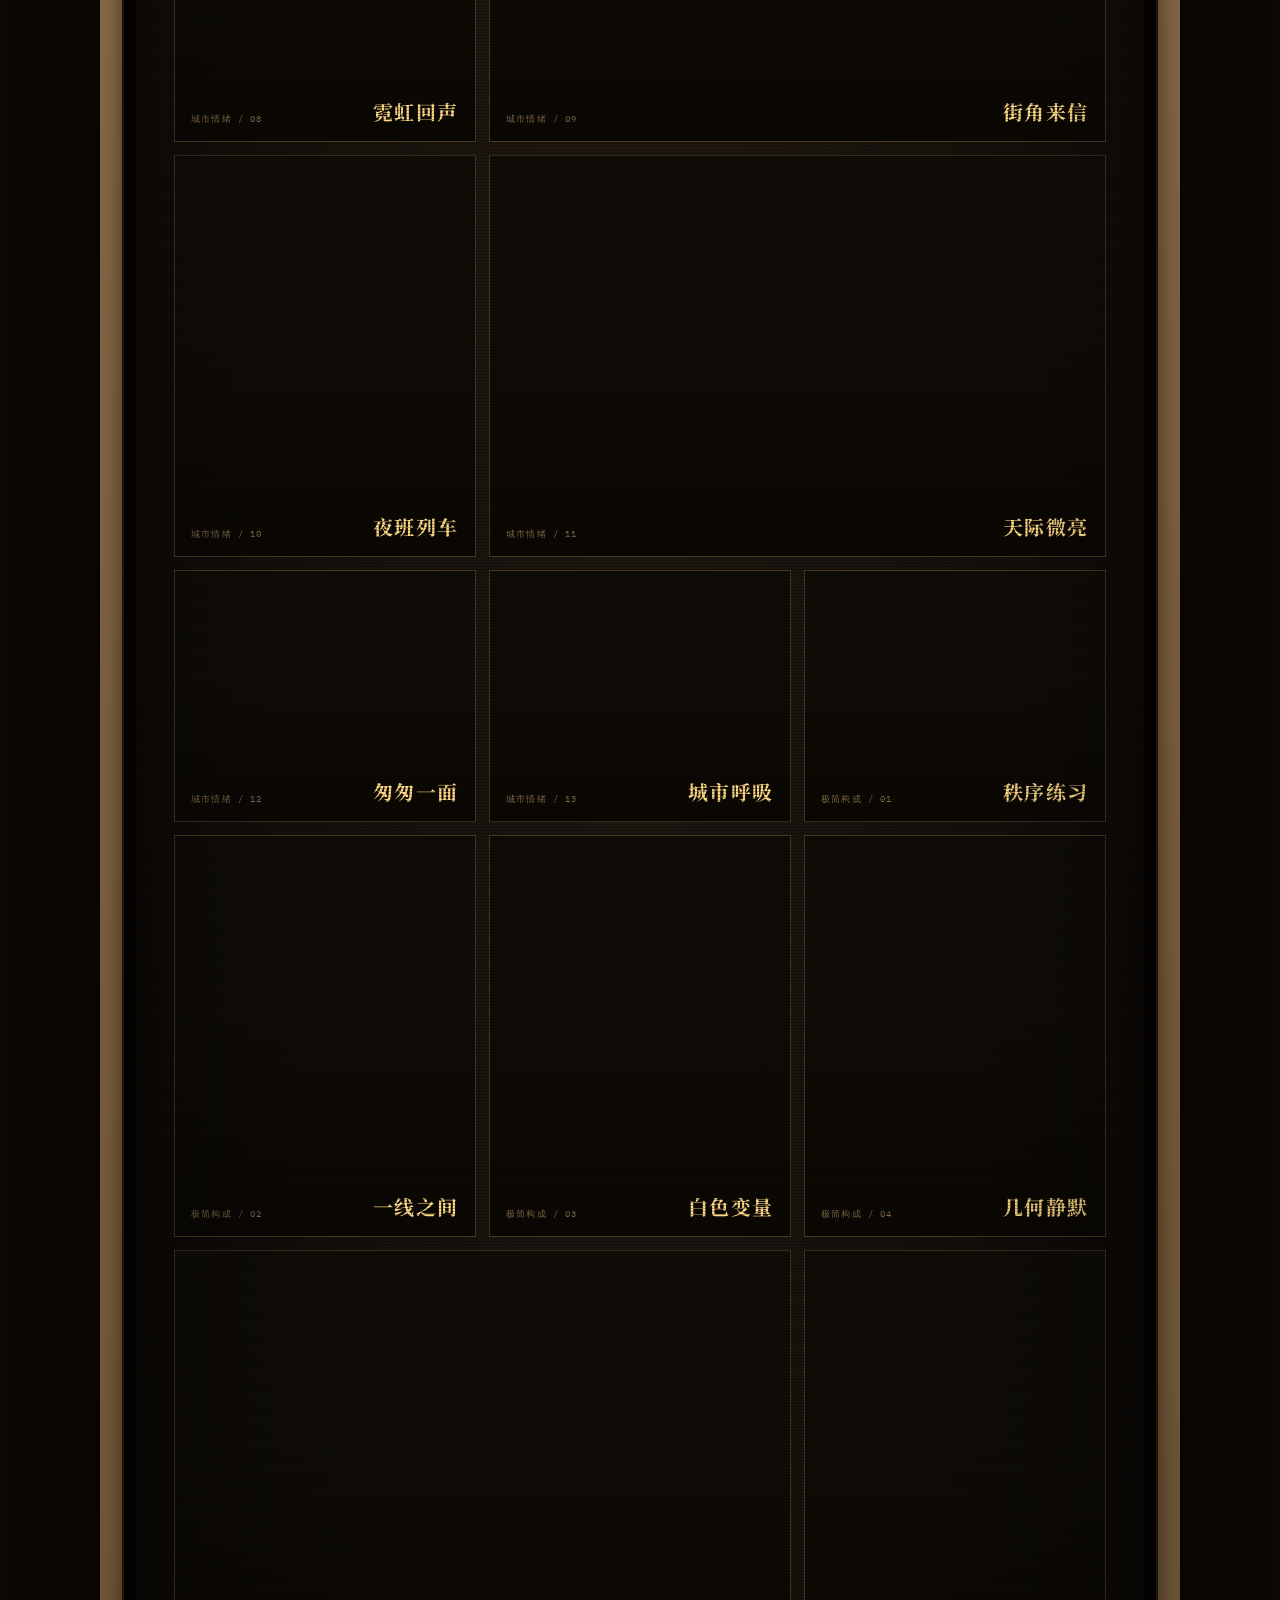
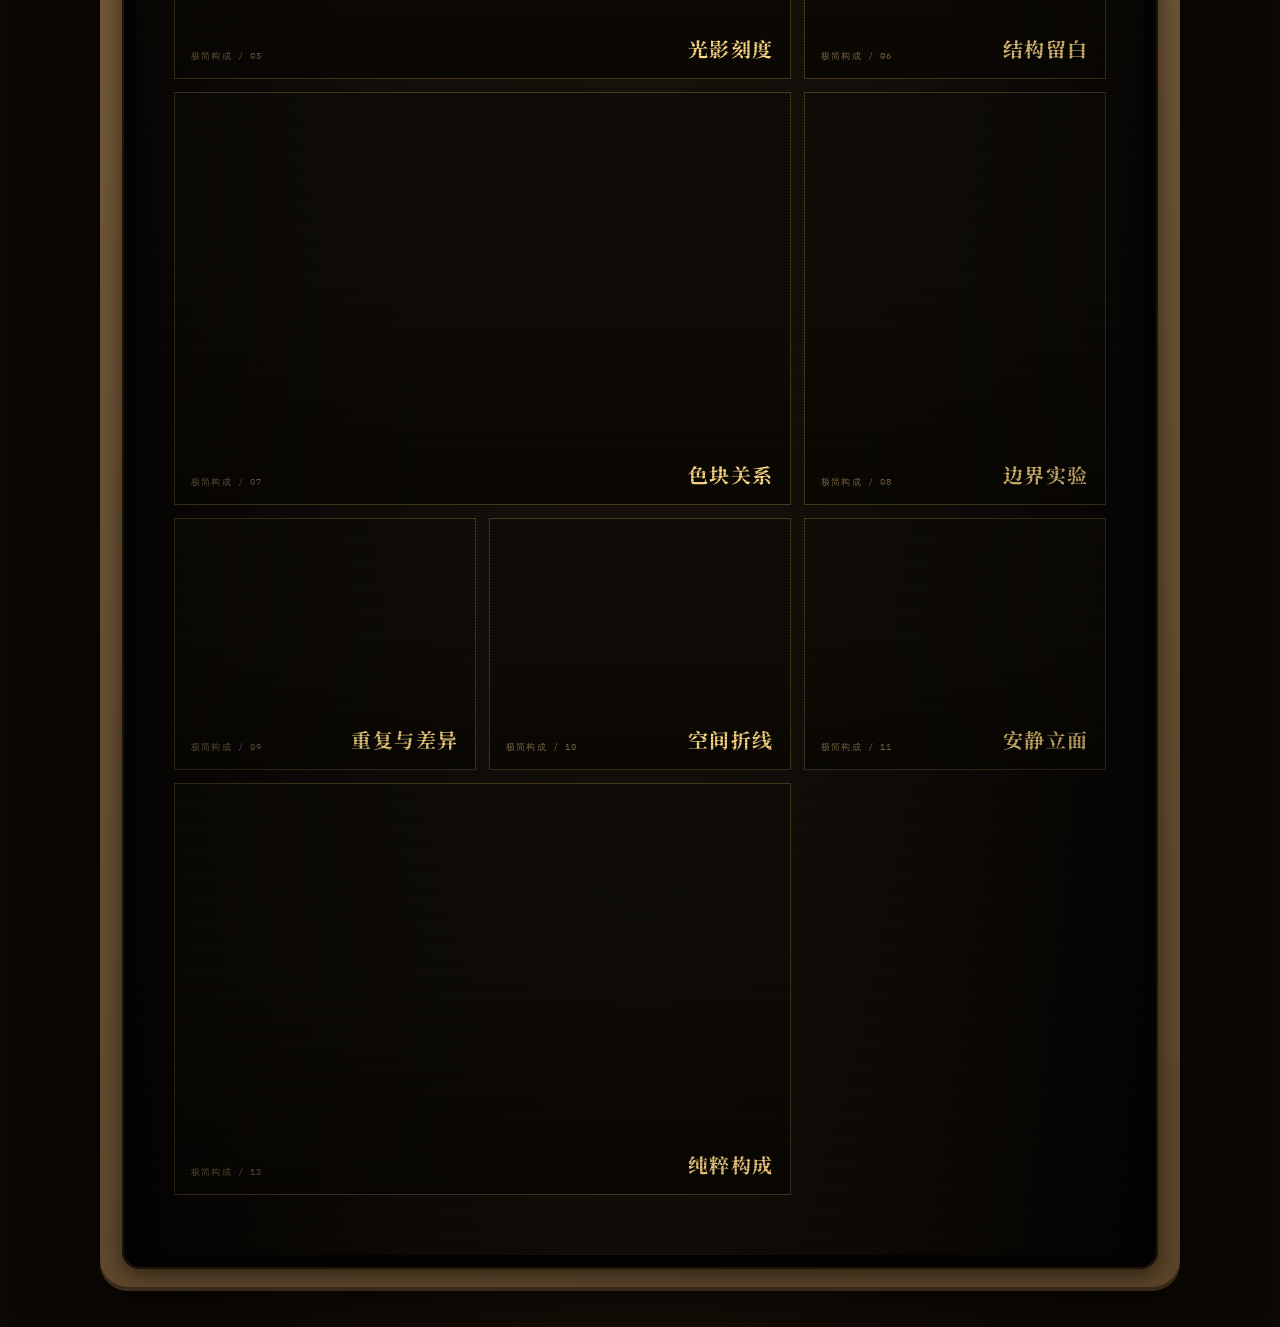
<file: notes.html>
<!DOCTYPE html>
<html lang="zh-CN">
  <head>
    <meta charset="UTF-8" />
    <meta name="viewport" content="width=device-width, initial-scale=1.0" />
    <meta name="description" content="郭耀儒的视觉策展作品集，展示东方意境、未来科技、城市情绪与极简构成。" />
    <title>视觉作品集 · YAORU-GUO</title>
    <link rel="preconnect" href="https://fonts.googleapis.com" />
    <link rel="preconnect" href="https://fonts.gstatic.com" crossorigin />
    <link
      href="https://fonts.googleapis.com/css2?family=IBM+Plex+Mono:wght@400;500;600;700&family=Noto+Sans+SC:wght@400;500;600;700;900&family=Noto+Serif+SC:wght@600;700;900&display=swap"
      rel="stylesheet"
    />
    <link rel="stylesheet" href="styles.css" />
  </head>
  <body class="notes-body portfolio-body">
    <div class="room-grain" aria-hidden="true"></div>

    <div class="portfolio-desktop-canvas" data-desktop-canvas>
      <header class="top-marquee">
        <span>YAORU-GUO 视觉作品频道</span>
        <span><i class="rec-dot"></i> AESTHETIC ARCHIVE / 50 WORKS</span>
        <a href="index.html">返回个人频道 ↗</a>
      </header>

      <main class="notes-tv portfolio-tv">
        <section class="screen-wrap">
          <div class="screen notes-screen">
            <div class="screen-vignette"></div>
            <div class="screen-inner">
              <div class="hud">
                <span class="station">YAORU TV</span>
                <span class="ch-id">CH 07 / 视觉作品集</span>
                <span class="hud-rec">REC</span>
              </div>

              <section class="notes-channel portfolio-channel">
                <div class="portfolio-intro">
                  <div>
                    <p>AESTHETIC SIGNAL / CURATED SELECTION</p>
                    <h1>视觉作品集</h1>
                  </div>
                  <div class="portfolio-intro-copy">
                    <p>四种视觉语言，五十个审美切片。关注氛围、构图、秩序与情绪，展示我的视觉判断与策展能力。</p>
                    <a href="credits.html">图片来源与授权 ↗</a>
                  </div>
                </div>

                <div class="portfolio-filters" role="group" aria-label="作品分类筛选">
                  <button class="active" type="button" data-filter="all">全部作品 <span>50</span></button>
                  <button type="button" data-filter="eastern">东方意境 <span>13</span></button>
                  <button type="button" data-filter="future">未来科技 <span>12</span></button>
                  <button type="button" data-filter="urban">城市情绪 <span>13</span></button>
                  <button type="button" data-filter="minimal">极简构成 <span>12</span></button>
                </div>

                <div class="portfolio-grid" data-portfolio-grid aria-live="polite">
                  <p class="portfolio-loading">正在接收视觉信号...</p>
                </div>
              </section>
            </div>
          </div>
        </section>
      </main>
    </div>

    <div class="portfolio-lightbox" data-lightbox aria-hidden="true">
      <button type="button" data-lightbox-close aria-label="关闭大图">×</button>
      <button class="lightbox-nav prev" type="button" data-lightbox-prev aria-label="上一张">←</button>
      <figure>
        <img data-lightbox-image alt="" />
        <figcaption><span data-lightbox-meta></span><b data-lightbox-title></b></figcaption>
      </figure>
      <button class="lightbox-nav next" type="button" data-lightbox-next aria-label="下一张">→</button>
    </div>

    <script src="portfolio.js"></script>
  </body>
</html>
</file>
<file: styles.css>
﻿:root {
  --room: #0c0805;
  --room-2: #1a120c;
  --case-light: #c5b08c;
  --case-mid: #a4885e;
  --case-dark: #5a4328;
  --case-shadow: #20140b;
  --screen: #17110c;
  --gold: #d4a857;
  --gold-bright: #ffd985;
  --gold-dim: #816b48;
  --red: #c84733;
  --green: #87a95b;
  --ink: #100b07;
  --mono: "IBM Plex Mono", monospace;
  --sans: "Noto Sans SC", system-ui, sans-serif;
  --serif: "Noto Serif SC", serif;
}

/* Visual portfolio channel */
.portfolio-tv {
  width: min(1420px, calc(100% - 32px));
}

.portfolio-channel {
  padding-bottom: 30px;
}

.portfolio-intro {
  display: grid;
  grid-template-columns: 1.35fr 0.65fr;
  gap: 28px;
  align-items: end;
  margin: 28px 0 34px;
  padding-bottom: 24px;
  border-bottom: 1px dashed rgba(212, 168, 87, 0.3);
}

.portfolio-intro > div > p {
  margin-bottom: 8px;
  color: var(--gold-dim);
  font-family: var(--mono);
  font-size: 10px;
  letter-spacing: 0.18em;
}

.portfolio-intro h1 {
  margin: 0;
  color: var(--gold-bright);
  font-family: var(--serif);
  font-size: clamp(56px, 8vw, 116px);
  letter-spacing: 0.1em;
  line-height: 1;
}

.portfolio-intro-copy > p {
  margin: 0;
  color: rgba(212, 168, 87, 0.84);
  line-height: 1.9;
}

.portfolio-intro-copy a {
  display: inline-block;
  margin-top: 12px;
  color: var(--gold-bright);
  font-family: var(--mono);
  font-size: 10px;
  letter-spacing: 0.12em;
  text-decoration: none;
}

.portfolio-intro-copy a:hover {
  text-decoration: underline;
}

.portfolio-filters {
  display: flex;
  flex-wrap: wrap;
  gap: 9px;
  margin-bottom: 22px;
}

.portfolio-filters button {
  padding: 9px 12px;
  border: 1px solid rgba(212, 168, 87, 0.28);
  color: var(--gold-dim);
  background: rgba(212, 168, 87, 0.035);
  cursor: pointer;
  font-family: var(--mono);
  letter-spacing: 0.08em;
}

.portfolio-filters button:hover,
.portfolio-filters button.active {
  border-color: var(--gold);
  color: var(--gold-bright);
  background: rgba(212, 168, 87, 0.14);
}

.portfolio-filters span {
  margin-left: 8px;
  opacity: 0.48;
}

.portfolio-grid {
  display: grid;
  grid-template-columns: repeat(3, minmax(0, 1fr));
  gap: 13px;
}

.portfolio-item {
  position: relative;
  min-height: 250px;
  padding: 0;
  overflow: hidden;
  border: 1px solid rgba(212, 168, 87, 0.28);
  color: var(--gold-bright);
  background: #100d08;
  cursor: zoom-in;
}

.portfolio-item.wide {
  grid-column: span 2;
}

.portfolio-item[hidden] {
  display: none;
}

.portfolio-loading {
  grid-column: 1 / -1;
  min-height: 220px;
  margin: 0;
  display: grid;
  place-items: center;
  border: 1px dashed rgba(212, 168, 87, 0.3);
  color: var(--gold-dim);
  font-family: var(--mono);
  letter-spacing: 0.12em;
}

.portfolio-item::after {
  position: absolute;
  inset: 0;
  content: "";
  background:
    linear-gradient(to top, rgba(10, 7, 3, 0.92), transparent 55%),
    repeating-linear-gradient(0deg, transparent 0 3px, rgba(0, 0, 0, 0.13) 3px 4px);
  pointer-events: none;
}

.portfolio-item img {
  display: block;
  width: 100%;
  height: 100%;
  min-height: 250px;
  object-fit: cover;
  filter: saturate(0.82) sepia(0.08);
  transition: transform 650ms cubic-bezier(0.2, 0.7, 0.2, 1), filter 300ms ease;
}

.portfolio-item:hover img {
  filter: saturate(1) sepia(0);
  transform: scale(1.055);
}

.portfolio-item > span {
  position: absolute;
  z-index: 2;
  right: 16px;
  bottom: 15px;
  left: 16px;
  display: flex;
  align-items: end;
  justify-content: space-between;
  gap: 14px;
  text-align: left;
}

.portfolio-item i {
  color: var(--gold-dim);
  font-family: var(--mono);
  font-size: 9px;
  font-style: normal;
  letter-spacing: 0.13em;
}

.portfolio-item b {
  font-family: var(--serif);
  font-size: 20px;
  letter-spacing: 0.08em;
}

.portfolio-lightbox {
  position: fixed;
  inset: 0;
  z-index: 100;
  display: grid;
  place-items: center;
  padding: 40px 90px;
  opacity: 0;
  pointer-events: none;
  background: rgba(7, 5, 2, 0.92);
  backdrop-filter: blur(18px);
  transition: opacity 220ms ease;
}

.portfolio-lightbox.is-open {
  opacity: 1;
  pointer-events: auto;
}

.portfolio-lightbox > button {
  position: absolute;
  z-index: 2;
  display: grid;
  width: 46px;
  height: 46px;
  place-items: center;
  border: 1px solid rgba(212, 168, 87, 0.36);
  color: var(--gold-bright);
  background: rgba(20, 15, 8, 0.72);
  cursor: pointer;
  font-size: 20px;
}

.portfolio-lightbox [data-lightbox-close] {
  top: 22px;
  right: 22px;
}

.portfolio-lightbox .prev {
  left: 24px;
}

.portfolio-lightbox .next {
  right: 24px;
}

.portfolio-lightbox figure {
  width: min(1120px, 100%);
  margin: 0;
}

.portfolio-lightbox img {
  display: block;
  width: 100%;
  max-height: 78vh;
  object-fit: contain;
  border: 1px solid rgba(212, 168, 87, 0.38);
  box-shadow: 0 30px 80px rgba(0, 0, 0, 0.52);
}

.portfolio-lightbox figcaption {
  display: flex;
  justify-content: space-between;
  gap: 20px;
  padding-top: 14px;
  color: var(--gold-dim);
  font-family: var(--mono);
}

.portfolio-lightbox figcaption b {
  color: var(--gold-bright);
  font-family: var(--serif);
  font-size: 20px;
}

.lightbox-open {
  overflow: hidden;
}

/* Image source and license page */
.credits-body {
  min-height: 100vh;
  margin: 0;
  color: var(--gold);
  background:
    radial-gradient(circle at 10% 0%, rgba(212, 168, 87, 0.12), transparent 35%),
    #0c0805;
  font-family: var(--sans);
}

.credits-page {
  width: min(1180px, calc(100% - 32px));
  margin: 0 auto;
  padding: 56px 0 80px;
}

.credits-back,
.credits-page a {
  color: var(--gold-bright);
}

.credits-kicker {
  margin: 54px 0 8px;
  color: var(--gold-dim);
  font-family: var(--mono);
  letter-spacing: 0.14em;
}

.credits-page h1 {
  margin: 0;
  color: var(--gold-bright);
  font-family: var(--serif);
  font-size: clamp(42px, 8vw, 92px);
}

.credits-page > p:not(.credits-kicker) {
  max-width: 760px;
  color: rgba(212, 168, 87, 0.78);
  line-height: 1.9;
}

.credits-table-wrap {
  margin-top: 36px;
  overflow-x: auto;
  border: 1px solid rgba(212, 168, 87, 0.24);
}

.credits-page table {
  width: 100%;
  border-collapse: collapse;
  background: rgba(212, 168, 87, 0.035);
  font-size: 12px;
}

.credits-page th,
.credits-page td {
  padding: 13px 12px;
  border-bottom: 1px solid rgba(212, 168, 87, 0.16);
  text-align: left;
  vertical-align: top;
}

.credits-page th {
  color: var(--gold-bright);
  font-family: var(--mono);
  letter-spacing: 0.08em;
}

.credits-page td:first-child {
  color: var(--gold-dim);
  font-family: var(--mono);
}


@media (max-width: 760px) {
  .portfolio-intro,
  .portfolio-grid {
    grid-template-columns: 1fr;
  }

  .portfolio-item.wide {
    grid-column: auto;
  }

  .portfolio-lightbox {
    padding: 70px 14px;
  }

  .portfolio-lightbox .prev {
    bottom: 14px;
    left: calc(50% - 54px);
  }

  .portfolio-lightbox .next {
    right: calc(50% - 54px);
    bottom: 14px;
  }

}

.notes-channel .portfolio-intro h1 {
  font-size: clamp(52px, 6vw, 92px);
  letter-spacing: 0.04em;
  white-space: nowrap;
}

/* Interview tour and VHS project deck */
.channel-flash {
  position: absolute;
  z-index: 30;
  top: 50%;
  left: 50%;
  color: rgba(255, 236, 187, 0.9);
  font-family: var(--mono);
  font-size: clamp(42px, 8vw, 96px);
  letter-spacing: 0.18em;
  pointer-events: none;
  text-shadow: 0 0 20px rgba(255, 217, 133, 0.5);
  transform: translate(-50%, -50%);
  animation: channel-flash 500ms steps(3) forwards;
}

.tour-progress {
  height: 3px;
  margin-top: 14px;
  overflow: hidden;
  background: rgba(212, 168, 87, 0.16);
}

.tour-progress i {
  display: block;
  width: 0;
  height: 100%;
  background: var(--gold-bright);
  box-shadow: 0 0 8px var(--gold);
  transition: width 600ms ease;
}

.tour-card > em {
  display: block;
  margin-top: 7px;
  color: rgba(212, 168, 87, 0.58);
  font-family: var(--mono);
  font-size: 8px;
  font-style: normal;
  letter-spacing: 0.16em;
  text-align: right;
}

.tape {
  border: 1px solid rgba(212, 168, 87, 0.3);
  color: inherit;
  background: rgba(212, 168, 87, 0.035);
  cursor: pointer;
  text-align: left;
  transition: transform 200ms ease, border-color 200ms ease, box-shadow 200ms ease;
}

.tape:hover {
  border-color: rgba(255, 217, 133, 0.68);
  box-shadow: 0 12px 22px rgba(0, 0, 0, 0.24), inset 0 0 22px rgba(212, 168, 87, 0.05);
  transform: translateY(-5px) rotate(-0.35deg);
}

.project-deck {
  position: fixed;
  inset: 0;
  z-index: 110;
  display: grid;
  padding: 28px;
  opacity: 0;
  place-items: center;
  pointer-events: none;
  transition: opacity 220ms ease;
}

.project-deck.is-open {
  opacity: 1;
  pointer-events: auto;
}

.project-cassette {
  position: relative;
  z-index: 2;
  display: grid;
  width: min(900px, 100%);
  min-height: 470px;
  padding: 30px;
  border: 5px solid #0b0907;
  border-radius: 16px;
  color: #d4b879;
  grid-template-columns: 0.8fr 1.2fr;
  gap: 30px;
  background:
    repeating-linear-gradient(90deg, transparent 0 24px, rgba(255, 255, 255, 0.025) 24px 25px),
    linear-gradient(145deg, #302b25, #12100e 60%, #26211c);
  box-shadow: inset 0 0 0 3px #4b4237, inset 0 0 36px #000, 0 35px 90px rgba(0, 0, 0, 0.75);
}

.project-cassette > button {
  position: absolute;
  top: 12px;
  right: 12px;
  width: 36px;
  height: 36px;
  border: 2px solid #76664e;
  border-radius: 50%;
  color: #d4b879;
  background: #211d18;
  cursor: pointer;
}

.cassette-window {
  position: relative;
  display: flex;
  min-height: 250px;
  padding: 30px;
  border: 4px solid #080706;
  border-radius: 12px;
  align-items: center;
  justify-content: space-between;
  background: linear-gradient(#96876b, #5e5545);
  box-shadow: inset 0 0 22px rgba(0, 0, 0, 0.6);
}

.cassette-window i {
  width: 104px;
  height: 104px;
  border: 14px dotted #b6a887;
  border-radius: 50%;
  background: radial-gradient(circle, #111 0 22%, #3c352b 23% 48%, #16130f 49%);
  box-shadow: 0 0 0 9px #28231d, inset 0 0 10px #000;
}

.cassette-window span {
  position: absolute;
  right: 20px;
  bottom: 20px;
  left: 20px;
  padding: 7px;
  border: 1px solid rgba(33, 27, 19, 0.55);
  color: #2b2419;
  background: #d0bc87;
  font-family: var(--mono);
  font-size: 10px;
  letter-spacing: 0.14em;
  text-align: center;
}

.project-copy {
  padding: 14px 6px;
}

.project-copy > span {
  color: #8f7a54;
  font-family: var(--mono);
  font-size: 9px;
  letter-spacing: 0.16em;
}

.project-copy h2 {
  margin: 22px 0 14px;
  color: var(--gold-bright);
  font-family: var(--serif);
  font-size: clamp(32px, 5vw, 58px);
  line-height: 1.08;
}

.project-copy p {
  color: rgba(212, 184, 121, 0.82);
  line-height: 1.8;
}

.project-facts {
  display: grid;
  gap: 7px;
  margin: 22px 0;
}

.project-facts span {
  padding: 9px 11px;
  border-left: 2px solid #8f7040;
  color: #c8a76d;
  background: rgba(212, 168, 87, 0.05);
  font-size: 12px;
}

.project-copy strong {
  display: block;
  padding-top: 15px;
  border-top: 1px dashed rgba(212, 168, 87, 0.34);
  color: var(--gold-bright);
  line-height: 1.8;
}


@keyframes channel-flash {
  0% { opacity: 0; transform: translate(-50%, -50%) scale(1.35); }
  25%, 65% { opacity: 0.9; }
  100% { opacity: 0; transform: translate(-50%, -50%) scale(0.92); }
}

@media (max-width: 760px) {
  .project-cassette {
    grid-template-columns: 1fr;
    max-height: 88vh;
    overflow: auto;
  }
}

@media (max-width: 620px) {
  .portfolio-body {
    padding-bottom: 14px;
  }

  .portfolio-body .top-marquee {
    width: calc(100% - 20px);
    margin: 10px auto 8px;
    padding: 8px 10px;
    gap: 6px;
    font-size: 8px;
  }

  .portfolio-body .top-marquee span:first-child {
    display: none;
  }

  .portfolio-tv.notes-tv {
    width: calc(100vw - 12px);
    max-width: calc(100vw - 12px);
    margin-inline: 6px;
    padding: 8px;
    overflow: hidden;
    border-radius: 18px;
  }

  .portfolio-tv .screen-wrap {
    width: 100%;
    min-width: 0;
    padding: 5px;
    border-radius: 13px;
  }

  .portfolio-tv .notes-screen,
  .portfolio-tv .screen-inner,
  .portfolio-tv .notes-channel,
  .portfolio-tv .portfolio-intro,
  .portfolio-tv .portfolio-intro > *,
  .portfolio-tv .portfolio-intro-copy,
  .portfolio-tv .portfolio-grid {
    width: 100%;
    min-width: 0;
    max-width: 100%;
  }

  .portfolio-tv .portfolio-grid {
    grid-template-columns: minmax(0, 1fr);
  }

  .portfolio-tv .portfolio-item,
  .portfolio-tv .portfolio-item > span,
  .portfolio-tv .portfolio-item b {
    min-width: 0;
    max-width: 100%;
  }

  .portfolio-tv .portfolio-item b {
    overflow: hidden;
    text-overflow: ellipsis;
    white-space: nowrap;
  }

  .portfolio-tv .notes-screen {
    border-radius: 10px;
  }

  .portfolio-tv .screen-inner {
    padding: 18px 14px 24px;
    overflow-x: hidden;
  }

  .portfolio-tv .hud {
    gap: 5px;
    font-size: 8px;
  }

  .portfolio-tv .notes-channel {
    padding-top: 14px;
  }

  .portfolio-tv .portfolio-intro {
    gap: 16px;
    margin: 18px 0 20px;
    padding-bottom: 18px;
  }

  .notes-channel .portfolio-intro h1 {
    max-width: 100%;
    font-size: clamp(38px, 13vw, 54px);
    letter-spacing: 0.01em;
    line-height: 1.1;
    white-space: normal;
  }

  .portfolio-intro-copy > p {
    font-size: 12px;
    line-height: 1.75;
  }

  .portfolio-filters {
    display: grid;
    grid-template-columns: repeat(2, minmax(0, 1fr));
    gap: 7px;
    margin-bottom: 14px;
  }

  .portfolio-filters button {
    min-width: 0;
    padding: 9px 7px;
    overflow: hidden;
    font-size: 11px;
    letter-spacing: 0.02em;
    text-overflow: ellipsis;
    white-space: nowrap;
  }

  .portfolio-filters button:first-child {
    grid-column: 1 / -1;
  }

  .portfolio-item,
  .portfolio-item img {
    min-height: 220px;
  }

  .portfolio-item > span {
    right: 11px;
    bottom: 11px;
    left: 11px;
  }

  .portfolio-item b {
    font-size: 17px;
  }
}


* {
  box-sizing: border-box;
}

html,
body {
  min-width: 320px;
  min-height: 100%;
}

body {
  margin: 0;
  color: var(--gold);
  background:
    radial-gradient(ellipse at 50% 22%, #302315 0%, #14100a 46%, transparent 75%),
    radial-gradient(ellipse at 50% 100%, #1d1309 0%, transparent 62%),
    var(--room);
  font-family: var(--sans);
  overflow-x: hidden;
}

a {
  color: inherit;
  text-decoration: none;
}

button {
  color: inherit;
  font: inherit;
}

.room-grain {
  position: fixed;
  inset: 0;
  z-index: 40;
  pointer-events: none;
  opacity: 0.12;
  background-image:
    radial-gradient(rgba(255, 255, 255, 0.04) 1px, transparent 1px),
    radial-gradient(rgba(255, 255, 255, 0.02) 1px, transparent 1px);
  background-position: 0 0, 2px 2px;
  background-size: 4px 4px, 9px 9px;
  mix-blend-mode: overlay;
}

.power-gate {
  position: fixed;
  inset: 0;
  z-index: 80;
  display: grid;
  padding: 24px;
  background: rgba(6, 4, 2, 0.96);
  place-items: center;
  transition: opacity 450ms ease, visibility 450ms ease;
}

.power-gate.gone {
  opacity: 0;
  visibility: hidden;
}

.signal-gate {
  position: fixed;
  inset: 0;
  z-index: 75;
  display: grid;
  opacity: 0;
  color: var(--gold-bright);
  background: #080604;
  place-items: center;
  pointer-events: none;
}

.signal-gate.active {
  animation: signal-gate 900ms steps(4);
}

.signal-gate span {
  position: relative;
  z-index: 2;
  padding: 10px 18px;
  border: 1px solid rgba(212, 168, 87, 0.55);
  background: rgba(0, 0, 0, 0.48);
  font-family: var(--mono);
  font-size: 11px;
  letter-spacing: 0.28em;
}

.signal-snow {
  position: absolute;
  inset: 0;
  opacity: 0.8;
  background-image: url("data:image/svg+xml,%3Csvg viewBox='0 0 120 120' xmlns='http://www.w3.org/2000/svg'%3E%3Cfilter id='n'%3E%3CfeTurbulence baseFrequency='.95' numOctaves='2' stitchTiles='stitch'/%3E%3CfeColorMatrix values='0 0 0 0 .83 0 0 0 0 .66 0 0 0 0 .34 0 0 0 .75 0'/%3E%3C/filter%3E%3Crect width='100%25' height='100%25' filter='url(%23n)'/%3E%3C/svg%3E");
}

.power-start {
  display: grid;
  width: min(420px, 100%);
  min-height: 220px;
  padding: 30px;
  border: 1px solid var(--gold-dim);
  color: var(--gold);
  background:
    radial-gradient(ellipse at center, rgba(212, 168, 87, 0.1), transparent 70%),
    #0b0704;
  place-items: center;
  cursor: pointer;
  box-shadow: 0 0 80px rgba(212, 168, 87, 0.1);
}

.power-start span,
.power-start i,
.top-marquee,
.footer-line,
.hud,
.channel-nav,
.dial,
.section-head p,
.card-id,
.tv-link,
.timeline span,
.tape span,
.tape b,
.contact-board span,
.wechat-dialog p {
  font-family: var(--mono);
  letter-spacing: 0.16em;
}

.power-start strong {
  color: var(--gold-bright);
  font-family: var(--serif);
  font-size: 34px;
  letter-spacing: 0.16em;
}

.power-start i,
.power-start span {
  color: var(--gold-dim);
  font-style: normal;
  font-size: 11px;
}

.top-marquee,
.footer-line {
  position: relative;
  z-index: 2;
  display: flex;
  width: min(1280px, calc(100% - 32px));
  margin: 20px auto 12px;
  padding: 8px 14px;
  border-top: 1px solid rgba(212, 168, 87, 0.14);
  border-bottom: 1px solid rgba(212, 168, 87, 0.14);
  color: rgba(129, 107, 72, 0.68);
  justify-content: space-between;
  gap: 16px;
  font-size: 10px;
  text-transform: uppercase;
}

.rec-dot {
  display: inline-block;
  width: 7px;
  height: 7px;
  margin-right: 8px;
  border-radius: 50%;
  background: var(--red);
  box-shadow: 0 0 10px var(--red);
  animation: pulse 1.5s ease-in-out infinite;
}

.tv-stage {
  position: relative;
  z-index: 2;
  width: min(1280px, calc(100% - 32px));
  margin: 0 auto;
  perspective: 1400px;
}

.antennas {
  position: absolute;
  top: -84px;
  left: 50%;
  width: 430px;
  height: 100px;
  transform: translateX(-50%);
  pointer-events: none;
}

.antennas span {
  position: absolute;
  bottom: 0;
  left: 50%;
  width: 2px;
  height: 118px;
  background: linear-gradient(var(--gold-dim), transparent);
  transform-origin: bottom;
}

.antennas span:first-child {
  transform: rotate(-46deg);
}

.antennas span:last-child {
  transform: rotate(46deg);
}

.tv {
  position: relative;
  display: grid;
  padding: 28px 28px 18px;
  border-radius: 30px 30px 20px 20px;
  grid-template-columns: 1fr 142px;
  gap: 22px;
  background:
    linear-gradient(160deg, var(--case-light), var(--case-mid) 38%, var(--case-dark)),
    repeating-linear-gradient(90deg, transparent 0 12px, rgba(50, 30, 12, 0.08) 12px 13px);
  box-shadow:
    inset 0 2px 0 rgba(255, 240, 200, 0.45),
    inset 0 -4px 0 rgba(0, 0, 0, 0.38),
    0 34px 80px rgba(0, 0, 0, 0.62);
}

.tv::before {
  position: absolute;
  inset: 0;
  border-radius: inherit;
  pointer-events: none;
  content: "";
  background:
    repeating-linear-gradient(
      94deg,
      transparent 0 12px,
      rgba(47, 27, 10, 0.08) 12px 13px,
      transparent 13px 24px
    ),
    linear-gradient(90deg, rgba(255, 240, 200, 0.14), transparent 18%, transparent 82%, rgba(0, 0, 0, 0.18));
  mix-blend-mode: multiply;
}

.tv > * {
  position: relative;
  z-index: 1;
}

.screen-wrap {
  padding: 14px;
  border-radius: 18px;
  background: #050302;
  box-shadow:
    inset 0 0 0 2px #1f1309,
    inset 0 6px 22px rgba(0, 0, 0, 0.9),
    0 6px 20px rgba(0, 0, 0, 0.5);
}

.screen {
  position: relative;
  height: 740px;
  overflow: hidden;
  border-radius: 13px;
  color: var(--gold);
  background:
    radial-gradient(ellipse at 50% 42%, #2b2218 0%, var(--screen) 58%, #070503 100%);
  isolation: isolate;
}

.screen::before {
  position: absolute;
  inset: 0;
  z-index: 60;
  pointer-events: none;
  content: "";
  background: repeating-linear-gradient(0deg, transparent 0 2px, rgba(0, 0, 0, 0.26) 2px 3px);
  mix-blend-mode: multiply;
}

.screen::after {
  position: absolute;
  top: 4%;
  left: 7%;
  z-index: 61;
  width: 42%;
  height: 25%;
  border-radius: 50%;
  pointer-events: none;
  content: "";
  background: radial-gradient(ellipse at 30% 40%, rgba(255, 240, 190, 0.07), transparent 70%);
  filter: blur(7px);
}

.screen-vignette {
  position: absolute;
  inset: 0;
  z-index: 55;
  pointer-events: none;
  background: radial-gradient(ellipse at 50% 50%, transparent 62%, rgba(0, 0, 0, 0.42) 100%);
}

.screen-noise {
  position: absolute;
  inset: 0;
  z-index: 70;
  opacity: 0;
  pointer-events: none;
  background-image: url("data:image/svg+xml,%3Csvg viewBox='0 0 120 120' xmlns='http://www.w3.org/2000/svg'%3E%3Cfilter id='n'%3E%3CfeTurbulence baseFrequency='.9' numOctaves='2' stitchTiles='stitch'/%3E%3CfeColorMatrix values='0 0 0 0 .83 0 0 0 0 .66 0 0 0 0 .34 0 0 0 .65 0'/%3E%3C/filter%3E%3Crect width='100%25' height='100%25' filter='url(%23n)'/%3E%3C/svg%3E");
  mix-blend-mode: screen;
}

.screen.switching .screen-noise {
  animation: noise-shake 360ms steps(4);
}

.screen-line {
  position: absolute;
  top: 50%;
  right: 0;
  left: 0;
  z-index: 71;
  height: 2px;
  pointer-events: none;
  background: rgba(255, 240, 200, 0.78);
  box-shadow: 0 0 18px rgba(255, 230, 170, 0.7);
  transform: scaleY(0);
}

.screen.switching .screen-line {
  animation: collapse 360ms ease-out;
}

.screen-inner {
  position: relative;
  z-index: 2;
  height: 100%;
  padding: 30px 38px;
  overflow-y: auto;
  scrollbar-width: thin;
  scrollbar-color: var(--gold-dim) transparent;
}

.hud {
  display: flex;
  padding-bottom: 10px;
  border-bottom: 1px dashed rgba(212, 168, 87, 0.3);
  align-items: center;
  justify-content: space-between;
  color: var(--gold-dim);
  font-size: 10px;
  text-transform: uppercase;
}

.station {
  padding: 3px 10px;
  border: 1px solid rgba(212, 168, 87, 0.35);
  color: var(--gold-bright);
}

.hud-rec::before {
  display: inline-block;
  width: 7px;
  height: 7px;
  margin-right: 7px;
  border-radius: 50%;
  background: var(--red);
  content: "";
  box-shadow: 0 0 8px var(--red);
}

.channel-page {
  display: none;
  min-height: calc(100% - 42px);
  padding-top: 26px;
}

.program-title {
  display: flex;
  margin-bottom: 18px;
  padding: 9px 12px;
  border: 1px solid rgba(212, 168, 87, 0.15);
  color: var(--gold-dim);
  align-items: center;
  justify-content: space-between;
  gap: 18px;
  background: transparent;
  font-family: var(--mono);
  font-size: 10px;
  letter-spacing: 0.16em;
}

.program-title b {
  color: var(--gold-bright);
  font-weight: 500;
}

.program-title.compact {
  margin-bottom: 14px;
}

.channel-page.active {
  display: block;
  animation: page-in 460ms ease both;
}

.home-grid {
  display: grid;
  min-height: 610px;
  grid-template-columns: 1fr 330px;
  gap: 36px;
  align-items: center;
}

.prelude {
  margin: 0 0 24px;
  color: var(--gold-dim);
  font-family: var(--mono);
  font-size: 11px;
  letter-spacing: 0.28em;
}

.episode {
  display: inline-block;
  margin: 0 0 18px;
  padding: 4px 8px;
  border: 1px solid rgba(212, 168, 87, 0.28);
  color: var(--gold-dim);
  font-family: var(--mono);
  font-size: 10px;
  letter-spacing: 0.18em;
}

h1,
h2,
h3,
p {
  margin-top: 0;
}

h1 {
  margin: 0;
  color: var(--gold-bright);
  font-family: var(--serif);
  font-size: clamp(62px, 8vw, 118px);
  font-weight: 900;
  letter-spacing: 0.05em;
  line-height: 1.04;
  text-shadow: 0 0 34px rgba(212, 168, 87, 0.38);
}

h1 span,
h1 em {
  display: block;
}

h1 em {
  color: var(--gold);
  font-style: normal;
}

.home-lead {
  width: fit-content;
  margin: 28px 0 20px;
  padding: 8px 12px;
  border: 1px solid rgba(212, 168, 87, 0.35);
  color: var(--gold);
  font-size: 17px;
  line-height: 1.8;
}

.broadcast-tags {
  display: flex;
  flex-wrap: wrap;
  gap: 10px;
}

.broadcast-tags span {
  padding: 5px 10px;
  border: 1px solid rgba(212, 168, 87, 0.15);
  color: rgba(129, 107, 72, 0.76);
  font-family: var(--mono);
  font-size: 11px;
  letter-spacing: 0.12em;
}

.broadcast-photo {
  position: relative;
  margin: 0;
  padding: 10px;
  border: 1px solid rgba(212, 168, 87, 0.42);
  background:
    linear-gradient(145deg, rgba(255, 217, 133, 0.1), transparent 45%),
    rgba(212, 168, 87, 0.04);
  transform: rotate(0.6deg);
  box-shadow:
    inset 0 0 28px rgba(0, 0, 0, 0.5),
    0 12px 28px rgba(0, 0, 0, 0.28),
    0 0 32px rgba(212, 168, 87, 0.08);
  transition: transform 320ms ease, border-color 320ms ease, box-shadow 320ms ease;
}

.broadcast-photo:hover {
  border-color: rgba(255, 217, 133, 0.72);
  transform: rotate(0deg) translateY(-5px);
  box-shadow:
    inset 0 0 28px rgba(0, 0, 0, 0.46),
    0 20px 38px rgba(0, 0, 0, 0.36),
    0 0 38px rgba(212, 168, 87, 0.16);
}

.broadcast-frame {
  position: relative;
  height: 465px;
  overflow: hidden;
  background: #17130d;
}

.broadcast-photo img {
  display: block;
  width: 100%;
  height: 100%;
  object-fit: cover;
  object-position: center 16%;
  filter: sepia(0.02) saturate(1.04) contrast(1.02) brightness(1.14);
  transform: scale(1.12);
  transition: filter 360ms ease, transform 600ms cubic-bezier(0.2, 0.7, 0.2, 1);
}

.broadcast-photo:hover img {
  filter: sepia(0) saturate(1.08) contrast(1.02) brightness(1.18);
  transform: scale(1.16);
}

.broadcast-photo::after {
  position: absolute;
  inset: 10px;
  pointer-events: none;
  content: "";
  background:
    linear-gradient(115deg, rgba(255, 236, 196, 0.14), transparent 36%),
    radial-gradient(ellipse at 50% 44%, transparent 72%, rgba(0, 0, 0, 0.1) 100%),
    repeating-linear-gradient(0deg, transparent 0 3px, rgba(0, 0, 0, 0.055) 3px 4px);
}

.broadcast-photo::before {
  position: absolute;
  z-index: 2;
  top: 10px;
  bottom: 37px;
  left: 10px;
  width: 2px;
  pointer-events: none;
  content: "";
  background: linear-gradient(transparent, var(--gold-bright), transparent);
  opacity: 0;
  box-shadow: 0 0 16px var(--gold);
}

.broadcast-photo:hover::before {
  animation: portrait-scan 900ms ease-out;
}

.portrait-signal {
  position: absolute;
  z-index: 3;
  inset: 0;
  display: flex;
  flex-direction: column;
  justify-content: space-between;
  padding: 14px;
  pointer-events: none;
  color: var(--gold-bright);
  font-family: var(--mono);
  text-shadow: 0 1px 8px rgba(0, 0, 0, 0.9);
}

.portrait-signal span {
  width: fit-content;
  padding: 4px 7px;
  border: 1px solid rgba(255, 217, 133, 0.5);
  background: rgba(15, 11, 6, 0.58);
  font-size: 9px;
  letter-spacing: 0.18em;
}

.portrait-signal span i {
  display: inline-block;
  width: 6px;
  height: 6px;
  margin-right: 4px;
  border-radius: 50%;
  background: #d44b36;
  box-shadow: 0 0 8px #d44b36;
  animation: recBlink 1.2s steps(2, end) infinite;
}

.portrait-signal b {
  position: absolute;
  right: 12px;
  bottom: 38px;
  color: rgba(255, 217, 133, 0.78);
  font-size: 10px;
  letter-spacing: 0.18em;
  writing-mode: vertical-rl;
}

.portrait-signal em {
  width: fit-content;
  padding: 4px 7px;
  color: rgba(255, 217, 133, 0.8);
  background: rgba(15, 11, 6, 0.58);
  font-size: 8px;
  font-style: normal;
  letter-spacing: 0.14em;
}

.broadcast-photo figcaption {
  display: flex;
  justify-content: space-between;
  gap: 10px;
  padding-top: 9px;
  color: var(--gold-dim);
  font-family: var(--mono);
  font-size: 9px;
  letter-spacing: 0.22em;
}

.broadcast-photo figcaption b {
  color: var(--gold);
  font-weight: 500;
  text-align: right;
}

@keyframes portrait-scan {
  0% {
    left: 10px;
    opacity: 0;
  }

  16%,
  70% {
    opacity: 0.68;
  }

  100% {
    left: calc(100% - 12px);
    opacity: 0;
  }
}

@keyframes recBlink {
  50% {
    opacity: 0.35;
  }
}

.section-head {
  margin-bottom: 28px;
  padding-bottom: 14px;
  border-bottom: 1px dashed rgba(212, 168, 87, 0.3);
}

.section-head p {
  margin-bottom: 8px;
  color: var(--gold-dim);
  font-size: 10px;
}

.section-head h2 {
  margin: 0;
  color: var(--gold-bright);
  font-family: var(--serif);
  font-size: clamp(42px, 5vw, 68px);
  letter-spacing: 0.12em;
}

.profile-layout {
  display: grid;
  grid-template-columns: 0.85fr 1.15fr;
  gap: 32px;
}

.profile-card,
.profile-story,
.tape,
.resume-cards article,
.resume-strip,
.contact-board {
  border: 1px solid rgba(212, 168, 87, 0.32);
  background: rgba(212, 168, 87, 0.035);
}

.profile-card {
  padding: 22px;
}

.card-id {
  display: block;
  margin-bottom: 16px;
  color: var(--gold-dim);
  font-size: 10px;
}

dl {
  margin: 0 0 22px;
}

dl div {
  display: grid;
  padding: 10px 0;
  border-bottom: 1px dotted rgba(212, 168, 87, 0.24);
  grid-template-columns: 72px 1fr;
  gap: 14px;
}

dt {
  color: var(--gold-dim);
  font-family: var(--mono);
  font-size: 11px;
  letter-spacing: 0.12em;
}

dd {
  margin: 0;
  color: var(--gold-bright);
}

.profile-story {
  padding: 24px;
}

.profile-story h3 {
  margin-bottom: 18px;
  color: var(--gold-bright);
  font-family: var(--serif);
  font-size: 28px;
  line-height: 1.35;
}

.profile-story p,
.timeline p,
.tape p,
.resume-strip p {
  color: rgba(212, 168, 87, 0.86);
  font-size: 14px;
  line-height: 1.9;
}

.tv-link {
  display: inline-flex;
  padding-bottom: 4px;
  border: 0;
  border-bottom: 1px solid var(--gold);
  color: var(--gold-bright);
  background: transparent;
  font-size: 11px;
  cursor: pointer;
  font-family: var(--mono);
  letter-spacing: 0.16em;
}

.tour-button {
  margin-top: 24px;
}

.timeline {
  display: grid;
  gap: 12px;
}

.timeline article {
  display: grid;
  padding: 17px 0;
  border-bottom: 1px dotted rgba(212, 168, 87, 0.32);
  grid-template-columns: 140px 160px 1fr;
  gap: 18px;
  align-items: start;
  opacity: 0.55;
  transition: opacity 220ms ease, padding-left 220ms ease, background 220ms ease;
}

.timeline article.active {
  padding-left: 12px;
  opacity: 1;
  background: rgba(212, 168, 87, 0.055);
}

.timeline span {
  color: var(--gold-dim);
  font-size: 10px;
}

.timeline h3 {
  margin: 0;
  color: var(--gold-bright);
  font-size: 17px;
}

.timeline p {
  margin: 0;
}

.tuning-panel {
  display: grid;
  margin: 26px 0 22px;
  padding: 18px;
  border: 1px solid rgba(212, 168, 87, 0.32);
  background: rgba(212, 168, 87, 0.035);
  gap: 14px;
}

.tuning-meter {
  position: relative;
  height: 18px;
  border-top: 1px solid rgba(212, 168, 87, 0.28);
  border-bottom: 1px solid rgba(212, 168, 87, 0.28);
  background:
    repeating-linear-gradient(90deg, transparent 0 20px, rgba(212, 168, 87, 0.25) 20px 21px),
    linear-gradient(90deg, rgba(212, 168, 87, 0.05), rgba(212, 168, 87, 0.22));
}

.tuning-meter i {
  position: absolute;
  top: -5px;
  left: var(--tune-position, 8%);
  width: 2px;
  height: 28px;
  background: var(--gold-bright);
  box-shadow: 0 0 12px rgba(255, 217, 133, 0.7);
  transition: left 300ms ease;
}

.tuning-panel p {
  margin: 0;
  color: var(--gold-bright);
  font-family: var(--mono);
  font-size: 11px;
  letter-spacing: 0.12em;
  line-height: 1.8;
}

.tuning-panel button {
  width: fit-content;
  padding: 7px 10px;
  border: 1px solid rgba(212, 168, 87, 0.36);
  color: var(--gold);
  background: rgba(212, 168, 87, 0.04);
  cursor: pointer;
  font-family: var(--mono);
  font-size: 10px;
  letter-spacing: 0.14em;
}

.tape-grid,
.resume-cards {
  display: grid;
  grid-template-columns: repeat(3, 1fr);
  gap: 16px;
}

.tape {
  position: relative;
  min-height: 230px;
  padding: 20px;
  overflow: hidden;
}

.tape::before,
.tape::after {
  position: absolute;
  width: 56px;
  height: 56px;
  border: 1px solid rgba(212, 168, 87, 0.24);
  border-radius: 50%;
  content: "";
  bottom: 18px;
}

.tape::before {
  left: 20px;
}

.tape::after {
  right: 20px;
}

.tape span,
.tape b {
  color: var(--gold-dim);
  font-size: 10px;
}

.tape h3 {
  margin: 50px 0 12px;
  color: var(--gold-bright);
  font-size: 20px;
}

.tape.empty {
  opacity: 0.55;
}

.resume-cards {
  grid-template-columns: repeat(4, 1fr);
}

.resume-cards article {
  min-height: 150px;
  padding: 18px;
}

.resume-cards span {
  display: block;
  margin-bottom: 28px;
  color: var(--gold-bright);
  font-family: var(--mono);
  font-size: 32px;
}

.resume-cards p {
  margin: 0;
  color: var(--gold);
  line-height: 1.7;
}

.resume-strip {
  margin-top: 20px;
  padding: 22px;
}

.contact-board {
  display: grid;
}

.contact-board a,
.contact-board button {
  display: grid;
  width: 100%;
  padding: 18px 20px;
  border: 0;
  border-bottom: 1px dotted rgba(212, 168, 87, 0.28);
  color: var(--gold-bright);
  grid-template-columns: 120px 1fr;
  gap: 18px;
  background: transparent;
  text-align: left;
  cursor: pointer;
}

.contact-board span {
  color: var(--gold-dim);
  font-size: 10px;
}

.control-panel {
  position: relative;
  display: grid;
  grid-template-rows: 28px 92px 1fr auto;
  gap: 14px;
  padding: 8px 2px 28px;
}

.panel-label {
  display: flex;
  padding: 0 6px;
  color: var(--case-shadow);
  align-items: center;
  justify-content: space-between;
  font-family: var(--mono);
  font-size: 9px;
  letter-spacing: 0.18em;
}

.panel-label i {
  width: 10px;
  height: 10px;
  border-radius: 50%;
  background: var(--red);
  box-shadow: 0 0 10px rgba(200, 71, 51, 0.9);
  animation: pulse 1.6s ease-in-out infinite;
}

.speaker {
  display: none;
}

.knob-row {
  display: grid;
  grid-template-columns: repeat(2, 1fr);
  gap: 10px;
  place-items: center;
}

.dial {
  display: grid;
  position: relative;
  width: 70px;
  height: 70px;
  margin: 0 auto;
  border: 0;
  border-radius: 50%;
  color: var(--case-shadow);
  background:
    radial-gradient(circle at 35% 28%, #f0d6a4 0 12%, #c3a36d 28%, #806039 62%, #342315 100%);
  place-items: center;
  cursor: pointer;
  box-shadow:
    0 0 0 7px var(--case-shadow),
    0 0 0 9px rgba(255, 240, 200, 0.12),
    inset 0 5px 10px rgba(255, 255, 255, 0.28),
    inset 0 -7px 12px rgba(0, 0, 0, 0.42),
    0 6px 12px rgba(0, 0, 0, 0.35);
  transition: transform 260ms cubic-bezier(.2, .8, .2, 1), filter 180ms ease;
}

.dial::before {
  position: absolute;
  inset: -18px;
  z-index: -1;
  border-radius: 50%;
  background: repeating-conic-gradient(
    from -34deg,
    transparent 0 12deg,
    rgba(32, 20, 11, 0.5) 12deg 13deg,
    transparent 13deg 20deg
  );
  content: "";
  opacity: 0.45;
}

.dial-pointer {
  position: absolute;
  top: 7px;
  left: 50%;
  width: 4px;
  height: 14px;
  border-radius: 3px;
  background: #1f140b;
  box-shadow: 0 1px 0 rgba(255, 240, 200, 0.18);
  pointer-events: none;
  transform: translateX(-50%);
}

.dial span {
  font-size: 8px;
}

.dial b {
  margin-top: -17px;
  font-size: 18px;
}

.volume-dial {
  opacity: 0.92;
}

.dial.is-turning {
  animation: dial-press 260ms ease;
}

.dial[data-pos="1"] { transform: rotate(-34deg); }
.dial[data-pos="2"] { transform: rotate(-10deg); }
.dial[data-pos="3"] { transform: rotate(14deg); }
.dial[data-pos="4"] { transform: rotate(38deg); }
.dial[data-pos="5"] { transform: rotate(62deg); }
.dial[data-pos="6"] { transform: rotate(86deg); }

.dial > span,
.dial > b {
  transform: rotate(var(--dial-label-rotate, 0deg));
}

.channel-nav {
  display: grid;
  align-content: start;
  gap: 6px;
}

.channel-nav p {
  margin: 0 0 4px;
  color: rgba(32, 20, 11, 0.55);
  font-size: 8px;
  letter-spacing: 0.18em;
}

.channel-nav button,
.notes-shortcut {
  width: 100%;
  min-height: 39px;
  padding: 8px 9px;
  border: 1px solid rgba(32, 20, 11, 0.32);
  color: var(--case-shadow);
  background: rgba(255, 240, 200, 0.11);
  cursor: pointer;
  font-size: 9px;
  text-align: left;
  box-shadow: inset 0 1px 0 rgba(255, 240, 200, 0.12);
  transition: transform 160ms ease, background 160ms ease, box-shadow 160ms ease;
}

.channel-nav button {
  border-radius: 3px;
  box-shadow:
    inset 0 1px 0 rgba(255, 240, 200, 0.18),
    inset 0 -2px 0 rgba(32, 20, 11, 0.18),
    0 3px 0 rgba(32, 20, 11, 0.2);
}

.channel-nav button:hover,
.channel-nav button.active,
.notes-shortcut:hover {
  color: #130b05;
  background: var(--gold-bright);
  box-shadow: 0 0 15px rgba(255, 217, 133, 0.18);
  transform: translateX(-2px);
}

.channel-nav button.active {
  transform: translateY(2px);
  box-shadow:
    inset 0 2px 4px rgba(32, 20, 11, 0.18),
    0 0 15px rgba(255, 217, 133, 0.22);
}

.notes-shortcut {
  display: grid;
  min-height: auto;
  padding: 10px;
  text-align: center;
  gap: 3px;
}

.notes-shortcut span,
.notes-shortcut i {
  color: rgba(32, 20, 11, 0.6);
  font-size: 8px;
  font-style: normal;
  letter-spacing: 0.14em;
}

.notes-shortcut b {
  font-family: var(--serif);
  font-size: 15px;
  letter-spacing: 0.12em;
}

.tv-brand {
  position: absolute;
  right: 0;
  bottom: 5px;
  left: 0;
  color: rgba(32, 20, 11, 0.48);
  font-family: var(--mono);
  font-size: 8px;
  letter-spacing: 0.36em;
  text-align: center;
}

.tv-feet {
  position: absolute;
  right: 120px;
  bottom: -28px;
  left: 120px;
  display: flex;
  justify-content: space-between;
  pointer-events: none;
}

.tv-feet span {
  display: block;
  width: 150px;
  height: 34px;
  border-radius: 0 0 18px 18px;
  background: linear-gradient(180deg, var(--case-dark), var(--case-shadow));
  box-shadow: 0 14px 24px rgba(0, 0, 0, 0.35);
}

.footer-line {
  margin-top: 18px;
}

.notes-body {
  padding-bottom: 36px;
}

.notes-tv {
  position: relative;
  z-index: 2;
  width: min(1080px, calc(100% - 32px));
  margin: 0 auto;
  padding: 22px;
  border-radius: 28px;
  background: linear-gradient(160deg, var(--case-light), var(--case-mid) 38%, var(--case-dark));
  box-shadow:
    inset 0 2px 0 rgba(255, 240, 200, 0.45),
    inset 0 -4px 0 rgba(0, 0, 0, 0.38),
    0 34px 80px rgba(0, 0, 0, 0.62);
}

.notes-screen {
  height: auto;
  min-height: 680px;
}

.notes-channel {
  padding-top: 28px;
}

.notes-channel h1 {
  color: var(--gold-bright);
  font-family: var(--serif);
  font-size: clamp(58px, 8vw, 108px);
  letter-spacing: 0.16em;
}

.log-list {
  display: grid;
  margin-top: 36px;
  gap: 14px;
}

.log-list article {
  padding: 22px;
  border: 1px solid rgba(212, 168, 87, 0.32);
  background: rgba(212, 168, 87, 0.035);
}

.log-list span {
  display: block;
  margin-bottom: 14px;
  color: var(--gold-dim);
  font-family: var(--mono);
  font-size: 10px;
  letter-spacing: 0.16em;
}

.log-list h2 {
  margin-bottom: 10px;
  color: var(--gold-bright);
  font-family: var(--serif);
}

.log-list p {
  margin: 0;
  color: rgba(212, 168, 87, 0.86);
  line-height: 1.9;
}

.log-list .muted {
  opacity: 0.56;
}

.wechat-modal,
.interview-modal {
  position: fixed;
  inset: 0;
  z-index: 70;
  display: grid;
  opacity: 0;
  place-items: center;
  pointer-events: none;
  transition: opacity 220ms ease;
}

.wechat-modal.is-open,
.interview-modal.is-open {
  opacity: 1;
  pointer-events: auto;
}

.modal-backdrop {
  position: absolute;
  inset: 0;
  background: rgba(8, 5, 2, 0.86);
}

.wechat-dialog {
  position: relative;
  width: min(390px, calc(100% - 34px));
  padding: 24px;
  border: 1px solid var(--gold);
  background: #120c07;
  box-shadow: 0 0 80px rgba(212, 168, 87, 0.18);
}

.wechat-dialog h2 {
  margin: 0 0 18px;
  color: var(--gold-bright);
  font-family: var(--serif);
}

.wechat-dialog img {
  display: block;
  width: 100%;
}

.interview-dialog {
  position: relative;
  width: min(640px, calc(100% - 34px));
  max-height: calc(100vh - 34px);
  overflow-y: auto;
  padding: 30px;
  border: 1px solid var(--gold);
  color: var(--gold);
  background: #120c07;
  box-shadow: 0 0 90px rgba(212, 168, 87, 0.2);
}

.interview-dialog > p {
  color: var(--gold-dim);
  font-family: var(--mono);
  font-size: 10px;
  letter-spacing: 0.2em;
}

.interview-dialog h2 {
  margin: 12px 0 22px;
  color: var(--gold-bright);
  font-family: var(--serif);
  font-size: clamp(28px, 5vw, 46px);
}

.interview-lines {
  display: grid;
  margin-bottom: 22px;
  gap: 8px;
}

.interview-lines span {
  padding: 10px 12px;
  border: 1px dotted rgba(212, 168, 87, 0.34);
  background: rgba(212, 168, 87, 0.035);
  font-family: var(--mono);
  font-size: 12px;
  letter-spacing: 0.1em;
}

.interview-dialog strong {
  display: block;
  color: var(--gold-bright);
  font-size: 17px;
  line-height: 1.8;
}

.tour-card {
  position: fixed;
  right: 28px;
  bottom: 28px;
  z-index: 65;
  width: min(360px, calc(100% - 42px));
  padding: 18px;
  border: 1px solid var(--gold);
  color: var(--gold);
  background: rgba(18, 12, 7, 0.92);
  box-shadow: 0 0 70px rgba(212, 168, 87, 0.2);
  opacity: 0;
  pointer-events: none;
  transform: translateY(14px);
  transition: opacity 220ms ease, transform 220ms ease;
}

.tour-card.is-open {
  opacity: 1;
  transform: translateY(0);
}

.tour-card span {
  display: block;
  margin-bottom: 9px;
  color: var(--gold-dim);
  font-family: var(--mono);
  font-size: 10px;
  letter-spacing: 0.16em;
}

.tour-card strong {
  display: block;
  margin-bottom: 8px;
  color: var(--gold-bright);
  font-family: var(--serif);
  font-size: 24px;
}

.tour-card p {
  margin: 0;
  line-height: 1.8;
}

.modal-close {
  position: absolute;
  top: 8px;
  right: 10px;
  border: 0;
  color: var(--gold);
  background: transparent;
  cursor: pointer;
  font-size: 26px;
}

@keyframes pulse {
  50% {
    opacity: 0.25;
  }
}

@keyframes noise-shake {
  0% { transform: translate(0, 0); opacity: 0.95; }
  25% { transform: translate(-2px, 1px); opacity: 0.7; }
  50% { transform: translate(1px, -2px); opacity: 0.85; }
  75% { transform: translate(-1px, 2px); opacity: 0.55; }
  100% { transform: translate(0, 0); opacity: 0; }
}

@keyframes collapse {
  0% { transform: scaleY(40); opacity: 0; }
  35% { transform: scaleY(40); opacity: 1; }
  100% { transform: scaleY(0); opacity: 0; }
}

@keyframes page-in {
  from {
    opacity: 0;
    transform: translateY(8px);
    filter: blur(2px);
  }
  to {
    opacity: 1;
    transform: translateY(0);
    filter: blur(0);
  }
}

@keyframes signal-gate {
  0% { opacity: 1; transform: translate(0, 0); }
  18% { opacity: 1; transform: translate(-2px, 1px); }
  38% { opacity: 1; transform: translate(2px, -1px); }
  65% { opacity: 0.85; transform: translate(0, 0); }
  100% { opacity: 0; transform: translate(0, 0); }
}

@keyframes dial-press {
  0% { filter: brightness(1); }
  45% { filter: brightness(1.18); }
  100% { filter: brightness(1); }
}

@media (max-width: 980px) {
  .tv {
    grid-template-columns: 1fr;
  }

  .control-panel {
    grid-template-rows: auto;
    grid-template-columns: 1fr 180px;
  }

  .speaker {
    display: none;
  }

  .panel-label {
    grid-column: 1 / -1;
  }

  .channel-nav {
    grid-column: 1 / -1;
    grid-template-columns: repeat(3, 1fr);
  }

  .notes-shortcut {
    grid-column: 1 / -1;
  }
}

@media (max-width: 720px) {
  .top-marquee,
  .footer-line {
    align-items: flex-start;
    flex-direction: column;
  }

  .tv-stage,
  .top-marquee,
  .footer-line {
    width: min(100% - 20px, 640px);
  }

  .tv {
    padding: 14px;
    border-radius: 18px;
  }

  .control-panel {
    grid-template-columns: 1fr;
    gap: 14px;
    padding: 8px 8px 24px;
  }

  .knob-row {
    width: min(180px, 100%);
    margin-inline: auto;
    grid-template-columns: repeat(2, minmax(0, 1fr));
  }

  .screen {
    height: auto;
    min-height: 680px;
  }

  .screen-inner {
    padding: 22px 20px;
  }

  .hud {
    align-items: flex-start;
    flex-direction: column;
    gap: 8px;
  }

  .home-grid,
  .profile-layout,
  .timeline article,
  .resume-cards,
  .tape-grid {
    grid-template-columns: 1fr;
  }

  .broadcast-frame {
    height: 390px;
  }

  .channel-nav {
    grid-column: auto;
    grid-template-columns: repeat(2, minmax(0, 1fr));
  }

  .channel-nav p {
    grid-column: 1 / -1;
    text-align: center;
  }

  .channel-nav button,
  .notes-shortcut {
    min-width: 0;
    text-align: center;
  }

  .notes-shortcut {
    grid-column: auto;
  }

  h1 {
    font-size: clamp(54px, 18vw, 82px);
  }
}

/* Keep the portfolio's desktop composition intact on phones; only scale the canvas. */
@media (max-width: 759px) {
  .portfolio-body {
    min-width: 0;
    padding-bottom: 0;
  }

  .portfolio-desktop-canvas {
    width: 1440px;
    transform-origin: top left;
  }

  .portfolio-body .top-marquee {
    display: flex;
    width: min(1280px, calc(100% - 32px));
    margin: 20px auto 12px;
    padding: 8px 14px;
    align-items: center;
    flex-direction: row;
    justify-content: space-between;
    gap: 16px;
    font-size: 10px;
  }

  .portfolio-body .top-marquee span:first-child {
    display: inline;
  }

  .portfolio-tv.notes-tv {
    width: min(1420px, calc(100% - 32px));
    max-width: none;
    margin: 0 auto;
    padding: 22px;
    overflow: visible;
    border-radius: 28px;
  }

  .portfolio-tv .screen-wrap {
    width: auto;
    min-width: auto;
    padding: 14px;
    border-radius: 18px;
  }

  .portfolio-tv .notes-screen {
    width: auto;
    min-width: auto;
    max-width: none;
    border-radius: 13px;
  }

  .portfolio-tv .screen-inner {
    width: auto;
    min-width: auto;
    max-width: none;
    padding: 30px 38px;
    overflow-x: visible;
  }

  .portfolio-tv .hud {
    align-items: center;
    flex-direction: row;
    justify-content: space-between;
    gap: 16px;
    font-size: inherit;
  }

  .portfolio-tv .notes-channel {
    width: auto;
    min-width: auto;
    max-width: none;
    padding-top: 28px;
  }

  .portfolio-tv .portfolio-intro {
    width: auto;
    min-width: auto;
    max-width: none;
    margin: 28px 0 34px;
    padding-bottom: 24px;
    grid-template-columns: 1.35fr 0.65fr;
    gap: 28px;
  }

  .portfolio-tv .portfolio-intro > *,
  .portfolio-tv .portfolio-intro-copy {
    width: auto;
    min-width: 0;
    max-width: none;
  }

  .notes-channel .portfolio-intro h1 {
    max-width: none;
    font-size: clamp(52px, 6vw, 92px);
    letter-spacing: 0.04em;
    line-height: 1;
    white-space: nowrap;
  }

  .portfolio-intro-copy > p {
    font-size: inherit;
    line-height: 1.9;
  }

  .portfolio-filters {
    display: flex;
    grid-template-columns: none;
    gap: 9px;
    margin-bottom: 22px;
  }

  .portfolio-filters button,
  .portfolio-filters button:first-child {
    min-width: auto;
    padding: 9px 12px;
    overflow: visible;
    grid-column: auto;
    font-size: inherit;
    letter-spacing: 0.08em;
    text-overflow: clip;
    white-space: normal;
  }

  .portfolio-tv .portfolio-grid {
    width: auto;
    min-width: auto;
    max-width: none;
    grid-template-columns: repeat(3, minmax(0, 1fr));
    gap: 13px;
  }

  .portfolio-tv .portfolio-item.wide {
    grid-column: span 2;
  }

  .portfolio-tv .portfolio-item,
  .portfolio-tv .portfolio-item img {
    min-height: 250px;
  }

  .portfolio-tv .portfolio-item > span {
    right: 16px;
    bottom: 15px;
    left: 16px;
  }

  .portfolio-tv .portfolio-item b {
    overflow: visible;
    max-width: none;
    font-size: 20px;
    text-overflow: clip;
    white-space: normal;
  }
}
</file>
<file: crt.css>
﻿/* 1970s-80s walnut CRT television hardware */
.tv-stage {
  perspective: 1800px;
}

.antennas {
  top: -91px;
}

.antennas::before {
  position: absolute;
  bottom: -6px;
  left: calc(50% - 38px);
  width: 76px;
  height: 23px;
  border: 3px solid #1d1712;
  border-radius: 50% 50% 8px 8px;
  content: "";
  background: linear-gradient(#5f5549, #231e19);
  box-shadow: inset 0 2px 2px rgba(255, 255, 255, 0.13), 0 5px 8px rgba(0, 0, 0, 0.55);
}

.antennas span {
  width: 4px;
  border-radius: 4px;
  background: linear-gradient(90deg, #161513, #b4aca0 42%, #403d38 72%, #111);
  box-shadow: 1px 0 2px rgba(255, 255, 255, 0.15);
}

.antennas span::before {
  position: absolute;
  top: -7px;
  left: -3px;
  width: 10px;
  height: 10px;
  border-radius: 50%;
  content: "";
  background: radial-gradient(circle at 35% 30%, #aaa49b, #25221e 70%);
  box-shadow: 0 2px 4px rgba(0, 0, 0, 0.6);
}

.tv {
  padding: 34px 34px 22px;
  border: 5px solid #26150c;
  border-radius: 34px 34px 20px 20px;
  grid-template-columns: minmax(0, 1fr) 174px;
  gap: 25px;
  background:
    radial-gradient(ellipse at 18% 10%, rgba(255, 196, 118, 0.06), transparent 28%),
    linear-gradient(92deg, rgba(255, 209, 142, 0.025), transparent 14%, transparent 80%, rgba(20, 8, 3, 0.15)),
    repeating-linear-gradient(2deg, transparent 0 42px, rgba(24, 8, 2, 0.07) 43px, transparent 45px 84px),
    repeating-linear-gradient(91deg, #45220f 0 70px, #542a15 70px 132px, #3f1f0e 132px 194px, #4d2612 194px 260px);
  box-shadow:
    inset 0 3px 1px rgba(255, 219, 160, 0.2),
    inset 0 -8px 12px rgba(25, 8, 2, 0.55),
    inset 5px 0 9px rgba(255, 221, 157, 0.08),
    0 7px 0 #1e1009,
    0 38px 90px rgba(0, 0, 0, 0.74);
  transform: rotateX(0.7deg);
}

.tv::before {
  z-index: 0;
  inset: 5px;
  border: 1px solid rgba(255, 212, 143, 0.12);
  border-radius: 27px 27px 14px 14px;
  background: linear-gradient(90deg, rgba(255, 225, 173, 0.035), transparent 20%, transparent 80%, rgba(0, 0, 0, 0.08));
  mix-blend-mode: soft-light;
  opacity: 0.5;
}

.tv::after {
  position: absolute;
  z-index: 3;
  inset: 12px;
  border: 1px solid rgba(26, 11, 4, 0.55);
  border-radius: 22px 22px 12px 12px;
  pointer-events: none;
  content: "";
  box-shadow:
    inset 0 0 0 1px rgba(255, 219, 159, 0.08),
    inset 0 0 24px rgba(28, 9, 2, 0.2);
}

.screen-wrap {
  padding: 19px;
  border: 4px solid #17110d;
  border-radius: 34px / 24px;
  background:
    linear-gradient(145deg, #312a22, #080706 48%, #201a14),
    #090806;
  box-shadow:
    inset 0 0 0 3px #4b4033,
    inset 0 0 0 7px #0b0907,
    inset 5px 7px 18px rgba(255, 255, 255, 0.08),
    inset -8px -10px 22px rgba(0, 0, 0, 0.95),
    0 5px 0 rgba(255, 209, 141, 0.08),
    0 10px 18px rgba(0, 0, 0, 0.5);
}

.screen {
  border: 2px solid #060605;
  border-radius: 46px / 32px;
  background:
    radial-gradient(ellipse at 49% 42%, #342a1f 0%, #17120d 61%, #050403 100%);
  box-shadow:
    inset 0 0 50px rgba(0, 0, 0, 0.9),
    inset 12px 8px 26px rgba(255, 232, 190, 0.045),
    inset -13px -10px 30px rgba(0, 0, 0, 0.86);
}

.screen::before {
  border-radius: 46px / 32px;
  background:
    linear-gradient(118deg, rgba(255, 255, 255, 0.13), transparent 17%, transparent 74%, rgba(255, 244, 221, 0.035)),
    radial-gradient(ellipse at 50% 48%, transparent 58%, rgba(0, 0, 0, 0.46) 100%);
  mix-blend-mode: screen;
  opacity: 0.45;
}

.screen::after {
  border-radius: 46px / 32px;
  box-shadow:
    inset 0 0 24px rgba(0, 0, 0, 0.9),
    inset 0 0 0 1px rgba(226, 198, 150, 0.06);
}

.control-panel {
  grid-template-rows: 31px 126px 102px 1fr auto;
  gap: 13px;
  padding: 16px 13px 21px;
  border: 3px solid #514535;
  border-radius: 9px;
  background:
    radial-gradient(circle at 15% 12%, rgba(255, 255, 255, 0.15), transparent 19%),
    radial-gradient(circle at 76% 44%, rgba(113, 90, 52, 0.08), transparent 28%),
    repeating-linear-gradient(88deg, transparent 0 22px, rgba(74, 60, 39, 0.045) 22px 23px),
    linear-gradient(150deg, #d1c5a7, #aa9b79 62%, #7c7058);
  box-shadow:
    inset 0 2px 1px rgba(255, 250, 222, 0.45),
    inset 0 -5px 8px rgba(49, 38, 25, 0.32),
    0 4px 0 #24180e,
    0 8px 16px rgba(0, 0, 0, 0.42);
}

.control-panel::before,
.control-panel::after {
  position: absolute;
  z-index: 3;
  width: 7px;
  height: 7px;
  border: 1px solid #4a4032;
  border-radius: 50%;
  content: "";
  background:
    linear-gradient(45deg, transparent 43%, #5c5040 44% 56%, transparent 57%),
    radial-gradient(circle at 35% 30%, #d2c5a4, #756955 72%);
  box-shadow: inset 0 1px rgba(255, 255, 255, 0.3);
}

.control-panel::before {
  top: 8px;
  right: 8px;
}

.control-panel::after {
  right: 8px;
  bottom: 9px;
}

.panel-label {
  padding: 0 3px 6px;
  border-bottom: 1px solid rgba(43, 34, 23, 0.36);
  color: #3c3021;
  text-shadow: 0 1px rgba(255, 255, 255, 0.28);
}

.panel-label i {
  width: 8px;
  height: 8px;
  border: 2px solid #5b3c29;
  background: #a6291e;
  box-shadow: inset 0 1px 2px rgba(255, 255, 255, 0.35), 0 0 5px rgba(155, 29, 20, 0.5);
}

.speaker {
  display: grid;
  grid-template-columns: repeat(8, 1fr);
  gap: 5px;
  padding: 10px;
  overflow: hidden;
  border: 2px solid #4e4435;
  border-radius: 5px;
  background:
    radial-gradient(circle at center, rgba(227, 207, 164, 0.12), transparent 62%),
    repeating-linear-gradient(45deg, #645b48 0 2px, #302a22 2px 4px);
  box-shadow:
    inset 0 0 20px rgba(0, 0, 0, 0.58),
    0 1px 0 rgba(255, 248, 215, 0.35);
}

.speaker i {
  border-radius: 999px;
  background: repeating-linear-gradient(0deg, #25211b 0 3px, #716751 3px 5px);
  opacity: 0.9;
}

.knob-row {
  padding: 8px 1px;
  border-top: 1px solid rgba(48, 38, 25, 0.28);
  border-bottom: 1px solid rgba(48, 38, 25, 0.28);
  gap: 17px;
}

.dial {
  width: 64px;
  height: 64px;
  border: 3px solid #28221b;
  color: #d5c7a6;
  background:
    radial-gradient(circle at 36% 28%, rgba(255, 255, 255, 0.26) 0 8%, transparent 9%),
    repeating-conic-gradient(from 2deg, #27231d 0 8deg, #5b5346 8deg 13deg, #211d18 13deg 19deg);
  box-shadow:
    0 0 0 4px #756b58,
    0 0 0 6px #3d3429,
    inset 0 0 11px rgba(0, 0, 0, 0.72),
    0 5px 6px rgba(0, 0, 0, 0.5);
}

.dial::before {
  inset: -13px;
  background: repeating-conic-gradient(from -34deg, transparent 0 12deg, rgba(42, 33, 22, 0.72) 12deg 14deg, transparent 14deg 20deg);
  opacity: 0.75;
}

.dial-pointer {
  top: 3px;
  width: 3px;
  height: 13px;
  background: #e1d3ad;
  box-shadow: 0 1px 1px #0a0806;
}

.dial span {
  color: #c6b691;
  font-size: 7px;
}

.dial b {
  color: #e2d5b8;
  font-size: 16px;
  text-shadow: 0 1px 2px #000;
}

.channel-nav {
  gap: 7px;
  padding-top: 2px;
}

.channel-nav p {
  color: rgba(45, 36, 24, 0.68);
  font-size: 7px;
}

.channel-nav button,
.notes-shortcut {
  border: 2px solid #615642;
  border-radius: 4px;
  color: #352b20;
  background:
    linear-gradient(#d8c9a7, #aa9a79);
  box-shadow:
    inset 0 1px 0 rgba(255, 255, 255, 0.48),
    inset 0 -3px 0 rgba(67, 54, 35, 0.24),
    0 3px 0 #493d2d,
    0 5px 5px rgba(0, 0, 0, 0.23);
  text-shadow: 0 1px rgba(255, 255, 255, 0.35);
}

.channel-nav button:hover,
.channel-nav button.active {
  color: #211910;
  background: linear-gradient(#ecd79e, #bd9c5d);
  box-shadow:
    inset 0 1px 0 rgba(255, 255, 255, 0.5),
    inset 0 -3px 0 rgba(67, 54, 35, 0.25),
    0 2px 0 #493d2d;
}

.tv-brand {
  color: rgba(227, 193, 130, 0.62);
  text-shadow: 0 1px 1px #1d0d05;
}

.tv-feet {
  bottom: -27px;
}

.tv-feet span {
  width: 108px;
  height: 25px;
  border: 2px solid #1d1008;
  border-radius: 3px 3px 12px 12px;
  background:
    repeating-linear-gradient(90deg, #442312 0 13px, #61351a 13px 24px),
    #482714;
  box-shadow: inset 0 -5px 7px rgba(0, 0, 0, 0.5), 0 7px 11px rgba(0, 0, 0, 0.56);
}

@media (max-width: 980px) {
  .tv {
    grid-template-columns: 1fr;
  }

  .control-panel {
    grid-template-rows: auto auto auto auto;
  }

  .speaker {
    min-height: 82px;
  }
}
</file>
